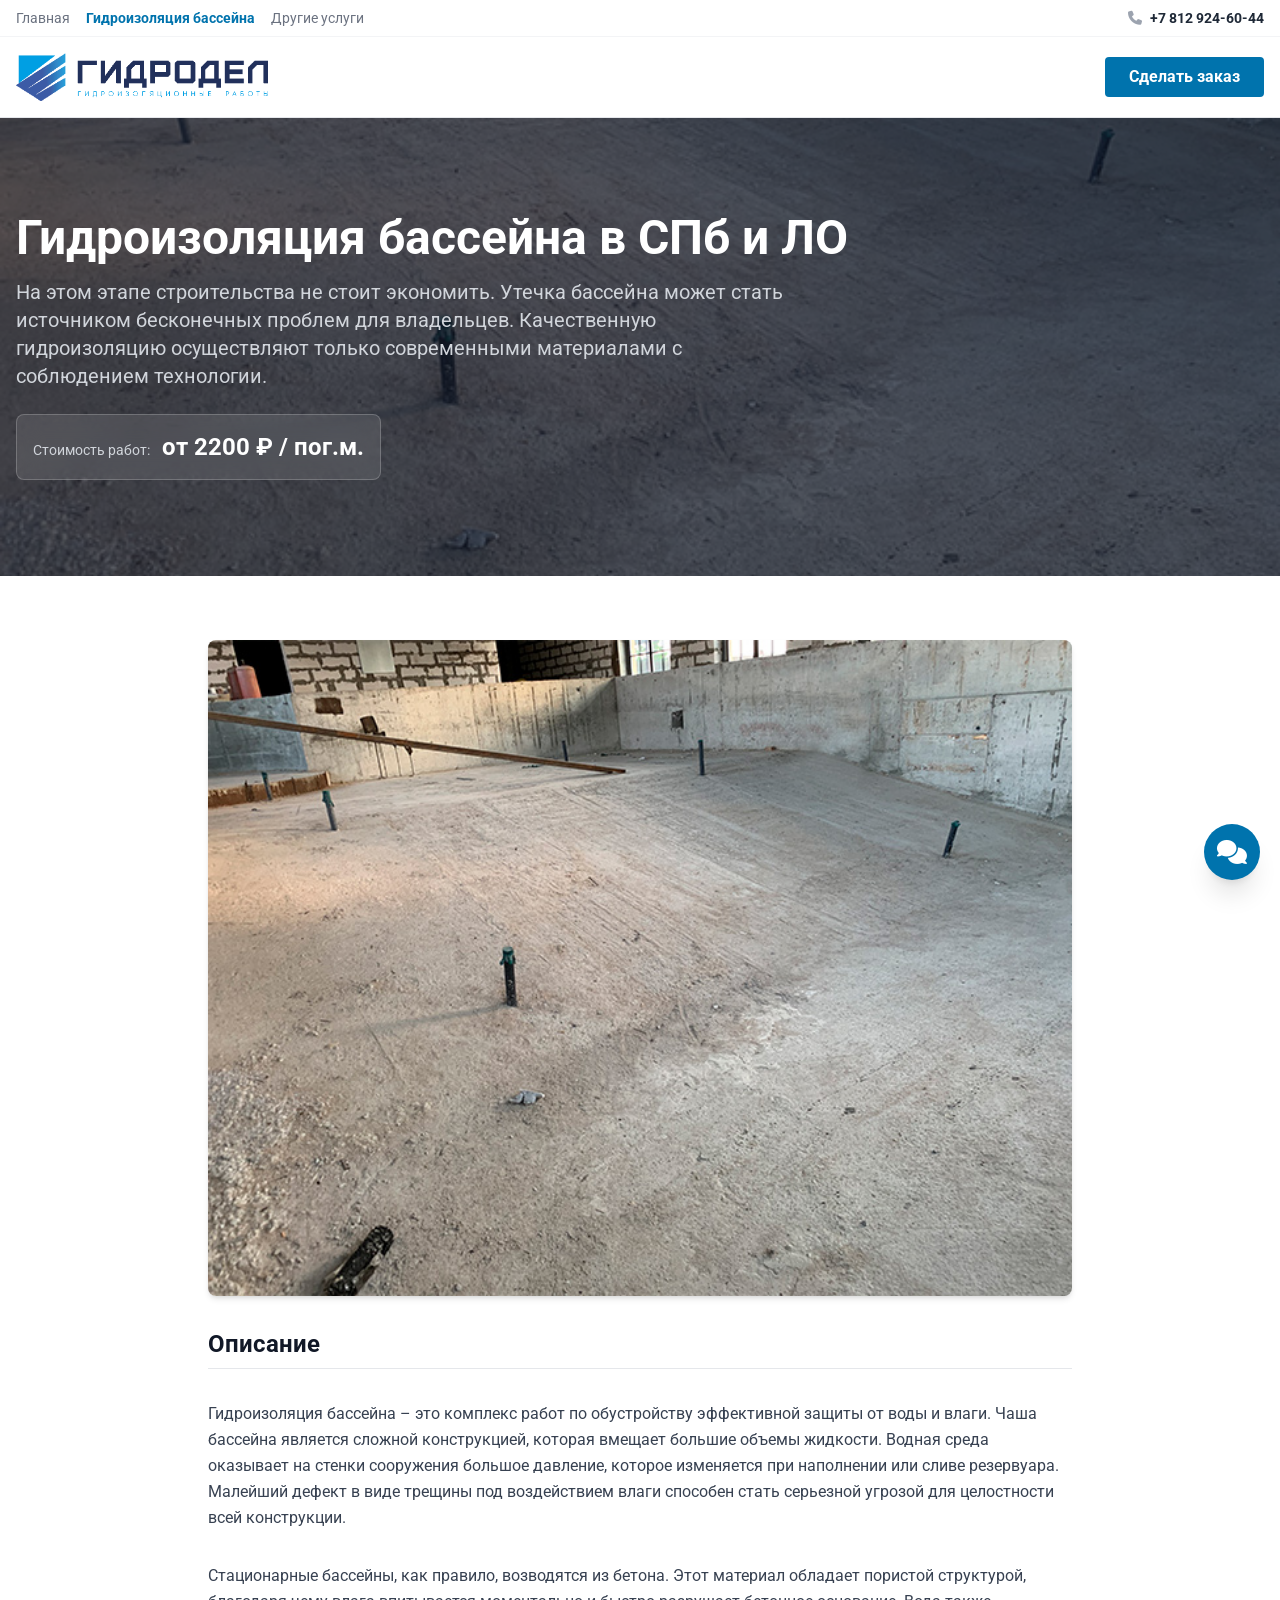
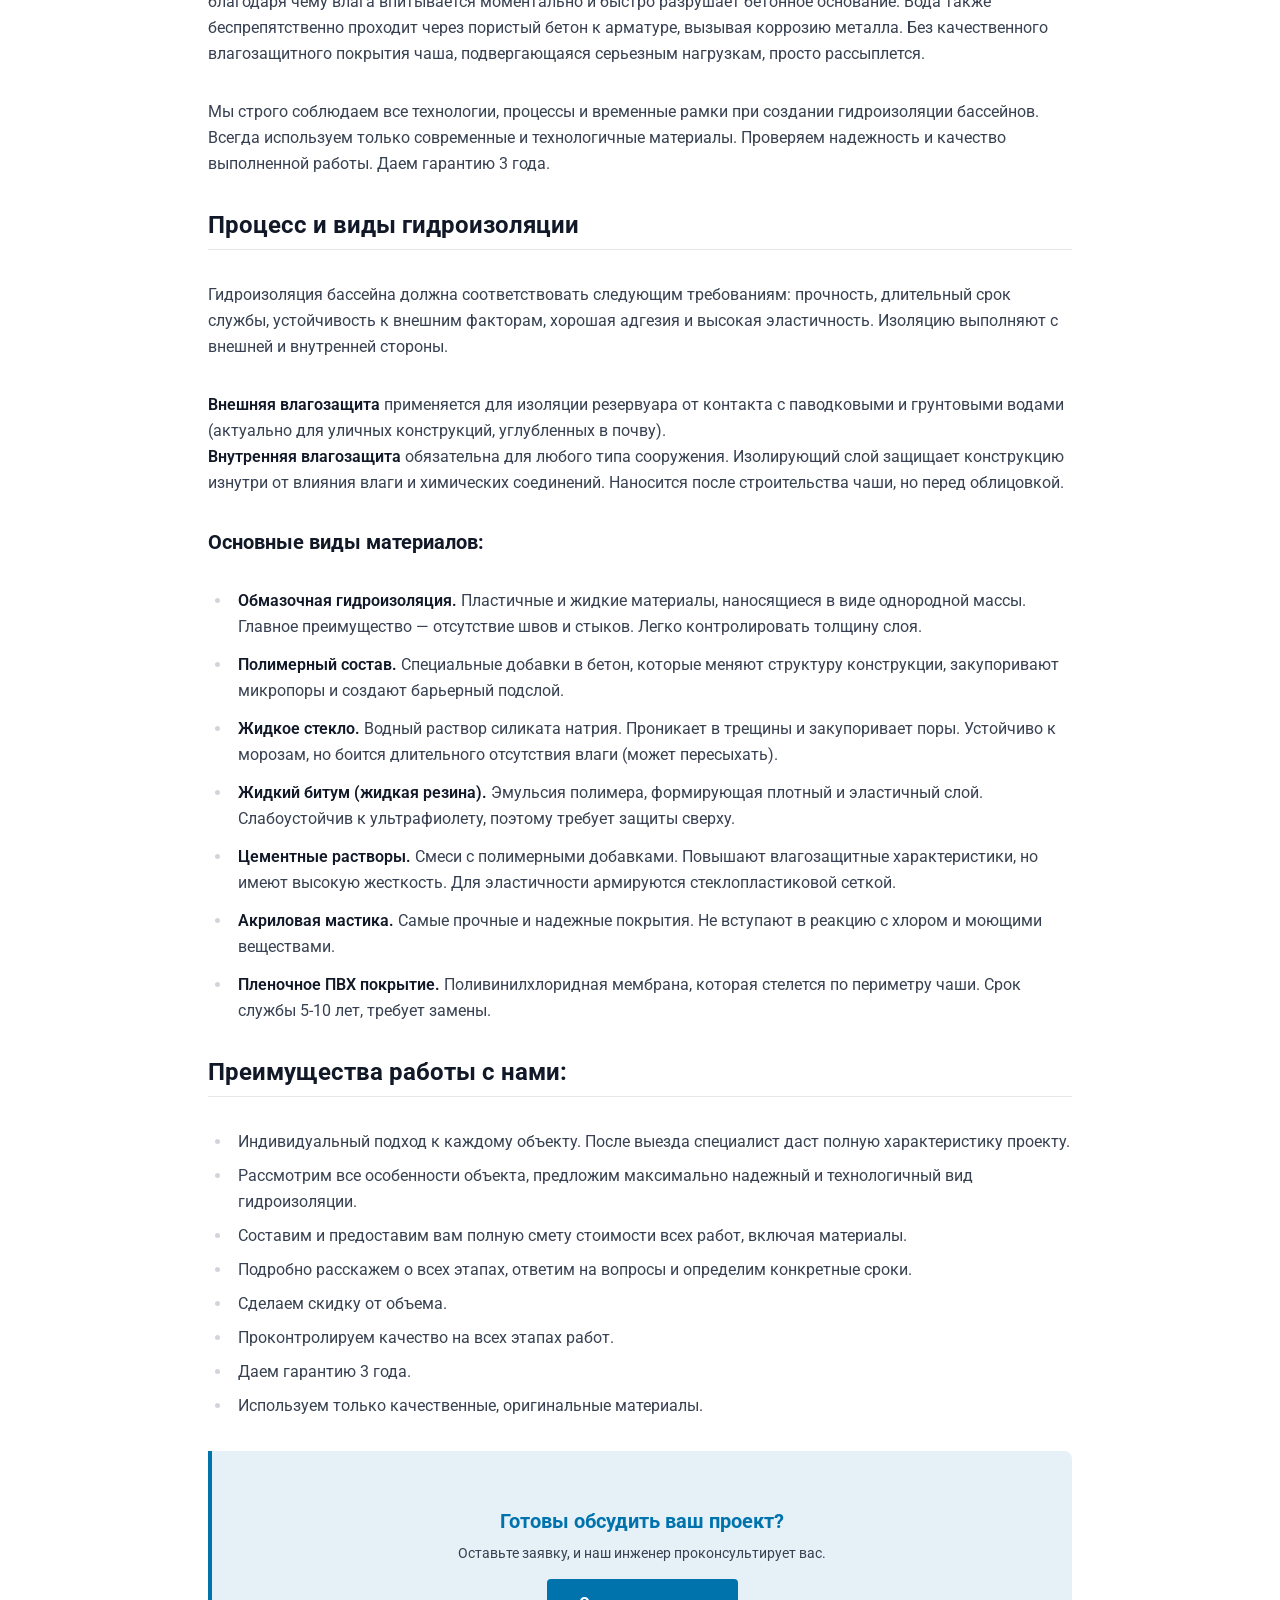
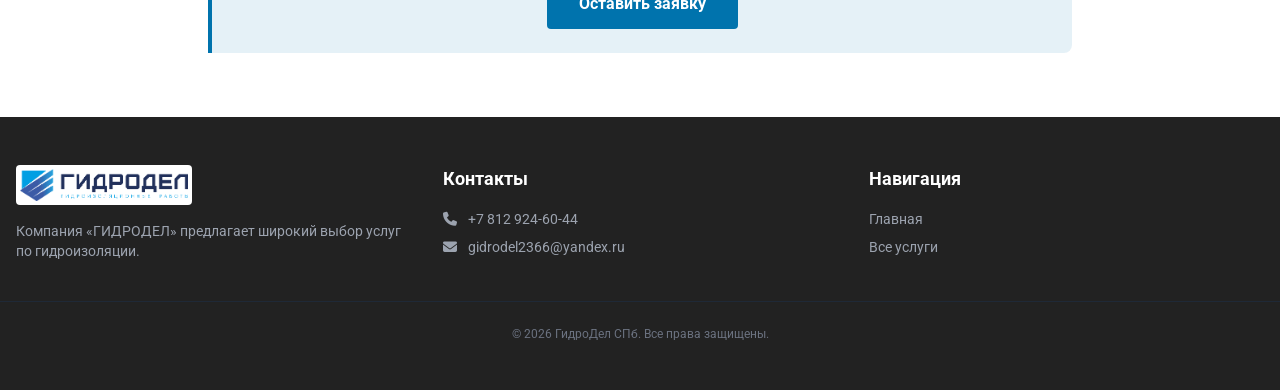
<file: basseyn.html>
<!DOCTYPE html>
<html lang="ru" class="scroll-smooth">
<head>
    <meta charset="UTF-8">
    <meta name="viewport" content="width=device-width, initial-scale=1.0">
    <title>Гидроизоляция бассейна в СПб и ЛО — цена от 2 200 ₽/пог.м | ГидроДел</title>
    <meta name="description" content="Профессиональная гидроизоляция бассейнов в СПб. Защита чаши от протечек, коррозии и разрушения. Современные материалы, гарантия 3 года. От 2200 ₽/пог.м.">
    <link rel="canonical" href="https://gidrodel.ru/basseyn.html">
    <meta property="og:type" content="website">
    <meta property="og:locale" content="ru_RU">
    <meta property="og:site_name" content="ГидроДел">
    <meta property="og:title" content="Гидроизоляция бассейна в СПб и ЛО — цена от 2 200 ₽/пог.м | ГидроДел">
    <meta property="og:description" content="Профессиональная гидроизоляция чаш бассейнов в СПб. Защита от протечек и разрушения. Гарантия 3 года.">
    <meta property="og:url" content="https://gidrodel.ru/basseyn.html">
    <meta property="og:image" content="https://gidrodel.ru/img/bass.jpg">
    <link rel="icon" type="image/png" href="img/imglogo.png">
    <link rel="preconnect" href="https://fonts.googleapis.com">
    <link rel="preconnect" href="https://fonts.gstatic.com" crossorigin>
    <link href="https://fonts.googleapis.com/css2?family=Roboto:wght@300;400;500;700&display=swap" rel="stylesheet" media="print" onload="this.media='all'">
    <link rel="stylesheet" href="https://cdnjs.cloudflare.com/ajax/libs/font-awesome/6.4.0/css/all.min.css" media="print" onload="this.media='all'">
    <noscript><link href="https://fonts.googleapis.com/css2?family=Roboto:wght@300;400;500;700&display=swap" rel="stylesheet"><link rel="stylesheet" href="https://cdnjs.cloudflare.com/ajax/libs/font-awesome/6.4.0/css/all.min.css"></noscript>
    <link rel="stylesheet" href="tailwind.min.css">
    <link rel="stylesheet" href="style.css">
</head>
<body class="font-sans text-gray-800 bg-white">

    <!-- ШАПКА -->
    <header class="bg-white border-b border-gray-200 hidden md:block">
        <div class="max-w-7xl mx-auto px-4 py-2 flex justify-between items-center text-sm border-b border-gray-100">
            <nav class="flex gap-4 text-gray-500">
                <a href="./" class="hover:text-brand-blue">Главная</a>
                <a href="basseyn.html" class="text-brand-blue font-bold">Гидроизоляция бассейна</a>
                <a href="./#s3" class="hover:text-brand-blue">Другие услуги</a>
            </nav>
            <div class="flex gap-6">
                <a href="tel:+78129246044" class="font-bold hover:text-brand-blue"><i class="fa-solid fa-phone text-gray-400 mr-2"></i>+7 812 924-60-44</a>
            </div>
        </div>
        <div class="max-w-7xl mx-auto px-4 py-4 flex justify-between items-center">
            <a href="./"><img src="img/imglogo.png" alt="ГидроДел" width="825" height="157" class="h-12 w-auto"></a>
            <button type="button" onclick="openOrderModal()" class="bg-brand-blue hover:bg-blue-700 text-white font-bold py-2 px-6 rounded transition-colors">Сделать заказ</button>
        </div>
    </header>

    <!-- Мобильная шапка -->
    <header class="bg-white p-4 flex justify-between items-center md:hidden border-b border-gray-200 sticky top-0 z-50">
        <a href="./" aria-label="Вернуться на главную" class="text-2xl text-brand-blue"><i class="fa-solid fa-arrow-left"></i></a>
        <img src="img/imglogo.png" alt="ГидроДел" width="825" height="157" class="h-8 w-auto">
        <a href="tel:+78129246044" aria-label="Позвонить +7 812 924-60-44" class="text-brand-blue text-xl"><i class="fa-solid fa-phone"></i></a>
    </header>

    <!-- ЗАГОЛОВОК СТРАНИЦЫ -->
    <section class="bg-gray-900 text-white py-16 md:py-24 relative overflow-hidden">
        <img src="img/bass.jpg" alt="Гидроизоляция чаши бассейна" fetchpriority="high" width="659" height="500" class="absolute inset-0 w-full h-full object-cover opacity-30">
        <div class="relative z-10 max-w-7xl mx-auto px-4">
            <h1 class="text-3xl md:text-5xl font-bold mb-4">Гидроизоляция бассейна в СПб и ЛО</h1>
            <p class="text-lg md:text-xl text-gray-300 max-w-3xl mb-6">На этом этапе строительства не стоит экономить. Утечка бассейна может стать источником бесконечных проблем для владельцев. Качественную гидроизоляцию осуществляют только современными материалами с соблюдением технологии.</p>
            <div class="bg-white/10 backdrop-blur-md border border-white/20 p-4 inline-block rounded-lg">
                <span class="text-sm text-gray-300">Стоимость работ:</span>
                <span class="text-2xl font-bold ml-2">от 2200 ₽ / пог.м.</span>
            </div>
        </div>
    </section>

    <!-- КОНТЕНТ -->
    <section class="py-16">
        <div class="max-w-4xl mx-auto px-4">
            <div class="prose max-w-none text-gray-700 leading-relaxed space-y-8">

                <img src="img/bass.jpg" alt="Гидроизоляция бассейна" width="659" height="500" loading="lazy" class="w-full rounded-lg shadow-md mb-8">

                <h2 class="text-2xl font-bold text-gray-900 border-b pb-2">Описание</h2>
                <p>Гидроизоляция бассейна – это комплекс работ по обустройству эффективной защиты от воды и влаги. Чаша бассейна является сложной конструкцией, которая вмещает большие объемы жидкости. Водная среда оказывает на стенки сооружения большое давление, которое изменяется при наполнении или сливе резервуара. Малейший дефект в виде трещины под воздействием влаги способен стать серьезной угрозой для целостности всей конструкции.</p>
                <p>Стационарные бассейны, как правило, возводятся из бетона. Этот материал обладает пористой структурой, благодаря чему влага впитывается моментально и быстро разрушает бетонное основание. Вода также беспрепятственно проходит через пористый бетон к арматуре, вызывая коррозию металла. Без качественного влагозащитного покрытия чаша, подвергающаяся серьезным нагрузкам, просто рассыплется.</p>
                <p>Мы строго соблюдаем все технологии, процессы и временные рамки при создании гидроизоляции бассейнов. Всегда используем только современные и технологичные материалы. Проверяем надежность и качество выполненной работы. Даем гарантию 3 года.</p>

                <h2 class="text-2xl font-bold text-gray-900 border-b pb-2 mt-12">Процесс и виды гидроизоляции</h2>
                <p>Гидроизоляция бассейна должна соответствовать следующим требованиям: прочность, длительный срок службы, устойчивость к внешним факторам, хорошая адгезия и высокая эластичность. Изоляцию выполняют с внешней и внутренней стороны.</p>
                <p><strong>Внешняя влагозащита</strong> применяется для изоляции резервуара от контакта с паводковыми и грунтовыми водами (актуально для уличных конструкций, углубленных в почву). <br>
                <strong>Внутренняя влагозащита</strong> обязательна для любого типа сооружения. Изолирующий слой защищает конструкцию изнутри от влияния влаги и химических соединений. Наносится после строительства чаши, но перед облицовкой.</p>

                <h3 class="text-xl font-bold mt-8 mb-4">Основные виды материалов:</h3>
                <ul class="list-disc pl-6 space-y-3">
                    <li><strong>Обмазочная гидроизоляция.</strong> Пластичные и жидкие материалы, наносящиеся в виде однородной массы. Главное преимущество — отсутствие швов и стыков. Легко контролировать толщину слоя.</li>
                    <li><strong>Полимерный состав.</strong> Специальные добавки в бетон, которые меняют структуру конструкции, закупоривают микропоры и создают барьерный подслой.</li>
                    <li><strong>Жидкое стекло.</strong> Водный раствор силиката натрия. Проникает в трещины и закупоривает поры. Устойчиво к морозам, но боится длительного отсутствия влаги (может пересыхать).</li>
                    <li><strong>Жидкий битум (жидкая резина).</strong> Эмульсия полимера, формирующая плотный и эластичный слой. Слабоустойчив к ультрафиолету, поэтому требует защиты сверху.</li>
                    <li><strong>Цементные растворы.</strong> Смеси с полимерными добавками. Повышают влагозащитные характеристики, но имеют высокую жесткость. Для эластичности армируются стеклопластиковой сеткой.</li>
                    <li><strong>Акриловая мастика.</strong> Самые прочные и надежные покрытия. Не вступают в реакцию с хлором и моющими веществами.</li>
                    <li><strong>Пленочное ПВХ покрытие.</strong> Поливинилхлоридная мембрана, которая стелется по периметру чаши. Срок службы 5-10 лет, требует замены.</li>
                </ul>

                <h2 class="text-2xl font-bold text-gray-900 border-b pb-2 mt-12">Преимущества работы с нами:</h2>
                <ul class="list-disc pl-6 space-y-2">
                    <li>Индивидуальный подход к каждому объекту. После выезда специалист даст полную характеристику проекту.</li>
                    <li>Рассмотрим все особенности объекта, предложим максимально надежный и технологичный вид гидроизоляции.</li>
                    <li>Составим и предоставим вам полную смету стоимости всех работ, включая материалы.</li>
                    <li>Подробно расскажем о всех этапах, ответим на вопросы и определим конкретные сроки.</li>
                    <li>Сделаем скидку от объема.</li>
                    <li>Проконтролируем качество на всех этапах работ.</li>
                    <li>Даем гарантию 3 года.</li>
                    <li>Используем только качественные, оригинальные материалы.</li>
                </ul>

              <div class="bg-brand-blue/10 border-l-4 border-brand-blue p-6 rounded-r-lg mt-12 text-center">
                    <h3 class="font-bold text-brand-blue text-xl mb-2">Готовы обсудить ваш проект?</h3>
                    <p class="text-sm mb-4">Оставьте заявку, и наш инженер проконсультирует вас.</p>
                    <button type="button" onclick="openOrderModal()" class="inline-block bg-brand-blue text-white font-bold py-3 px-8 rounded hover:bg-blue-700 transition-colors">Оставить заявку</button>
                </div>
            </div>
        </div>
    </section>

    <!-- ПОДВАЛ -->
    <footer class="bg-brand-dark text-white py-12">
        <div class="max-w-7xl mx-auto px-4 grid grid-cols-1 md:grid-cols-3 gap-8">
            <div>
                <img src="img/imglogo.png" alt="ГидроДел" width="825" height="157" loading="lazy" class="h-10 w-auto bg-white p-1 rounded mb-4">
                <p class="text-gray-400 text-sm">Компания «ГИДРОДЕЛ» предлагает широкий выбор услуг по гидроизоляции.</p>
            </div>
            <div>
                <h4 class="font-bold text-lg mb-4">Контакты</h4>
                <p class="text-gray-400 text-sm mb-2"><i class="fa-solid fa-phone mr-2"></i> <a href="tel:+78129246044" class="hover:text-white">+7 812 924-60-44</a></p>
                <p class="text-gray-400 text-sm"><i class="fa-solid fa-envelope mr-2"></i> <a href="mailto:gidrodel2366@yandex.ru" class="hover:text-white">gidrodel2366@yandex.ru</a></p>
            </div>
            <div>
                <h4 class="font-bold text-lg mb-4">Навигация</h4>
                <ul class="text-gray-400 text-sm space-y-2">
                    <li><a href="./" class="hover:text-white">Главная</a></li>
                    <li><a href="./#s3" class="hover:text-white">Все услуги</a></li>
                </ul>
            </div>
        </div>
        <div class="text-center text-gray-500 text-xs mt-10 border-t border-gray-800 pt-6">
            &copy; 2026 ГидроДел СПб. Все права защищены.
        </div>
    </footer>
    <!-- КОМПАКТНОЕ ОКНО ЗАЯВКИ -->
    <div id="order-modal" class="fixed inset-0 z-50 hidden items-center justify-center bg-black/75 backdrop-blur-sm p-4" onclick="if(event.target === this) closeOrderModal()">
        <div class="bg-white rounded-xl max-w-md w-full p-6 md:p-8 shadow-2xl relative">
            <button type="button" onclick="closeOrderModal()" aria-label="Закрыть окно" class="absolute top-4 right-4 text-gray-500 hover:text-gray-800 text-2xl leading-none p-1">
                <i class="fa-solid fa-xmark"></i>
            </button>
            <h3 class="text-2xl font-bold mb-1 text-gray-900">Вызвать инженера на осмотр</h3>
            <p class="text-sm text-gray-600 mb-5">Услуга: Гидроизоляция бассейна</p>
            <form action="send.php" method="POST" class="space-y-4">
                <input type="text" name="website" style="display:none" tabindex="-1" autocomplete="off">
                <input type="text" name="work_type" value="Гидроизоляция бассейна" placeholder="Вид работ" class="w-full border-b-2 border-gray-300 bg-transparent p-2 text-sm focus:outline-none focus:border-brand-blue">
                <input type="text" name="name" placeholder="Ваше имя" class="w-full border-b-2 border-gray-300 bg-transparent p-2 text-sm focus:outline-none focus:border-brand-blue">
                <input type="tel" name="phone" placeholder="Телефон *" required class="w-full border-b-2 border-gray-300 bg-transparent p-2 text-sm focus:outline-none focus:border-brand-blue">
                <input type="text" name="details" placeholder="Коротко о проблеме (по желанию)" class="w-full border-b-2 border-gray-300 bg-transparent p-2 text-sm focus:outline-none focus:border-brand-blue">
                <p class="text-xs text-gray-600">* Поля, обязательные для заполнения</p>
                <label class="flex items-start gap-2 text-xs text-gray-600 cursor-pointer pt-1">
                    <input type="checkbox" required checked class="mt-0.5 accent-brand-blue">
                    <span>Нажимая кнопку, вы даете согласие на обработку персональных данных</span>
                </label>
                <button type="submit" class="bg-brand-blue hover:bg-blue-700 text-white font-bold py-3 px-6 rounded w-full transition-colors">Отправить заявку</button>
            </form>
        </div>
    </div>
    <script>
        function openOrderModal() {
            const m = document.getElementById('order-modal');
            m.classList.remove('hidden');
            m.classList.add('flex');
            document.body.style.overflow = 'hidden';
        }
        function closeOrderModal() {
            const m = document.getElementById('order-modal');
            m.classList.add('hidden');
            m.classList.remove('flex');
            document.body.style.overflow = '';
        }
        document.addEventListener('keydown', function(e) {
            if (e.key === 'Escape') closeOrderModal();
        });
    </script>
    <!-- ПЛАВАЮЩАЯ КНОПКА СВЯЗИ -->
    <div id="contact-fab" class="fixed bottom-5 right-5 z-40 flex flex-col items-end gap-2.5">
        <div id="fab-max-toast" class="hidden bg-gray-900 text-white text-xs px-3 py-2 rounded-lg shadow-lg max-w-[240px] text-right">
            Для чата в MAX найдите номер:<br><strong class="text-sky-200">+7 911 924-60-44</strong> <span id="fab-max-copied"></span>
        </div>
        <div id="fab-menu" class="hidden flex-col items-end gap-2.5">
            <!-- Если получите персональную ссылку вида https://max.ru/u/..., замените button обратно на <a href="..."> -->
            <button type="button" onclick="handleMaxClick(event)" aria-label="Написать в MAX по номеру +7 911 924-60-44" title="MAX: +7 911 924-60-44" class="flex items-center gap-2.5 bg-white text-gray-800 border border-gray-200 pl-3.5 pr-1.5 py-1.5 rounded-full shadow-lg hover:shadow-xl transition-all">
                <span class="text-xs font-semibold">MAX</span>
                <span class="w-10 h-10 rounded-full bg-indigo-600 text-white flex items-center justify-center font-bold text-xs">MAX</span>
            </button>
            <a href="https://t.me/+79643421207" target="_blank" rel="noopener noreferrer" aria-label="Написать в Telegram +7 964 342-12-07" class="flex items-center gap-2.5 bg-white text-gray-800 border border-gray-200 pl-3.5 pr-1.5 py-1.5 rounded-full shadow-lg hover:shadow-xl transition-all">
                <span class="text-xs font-semibold">Telegram</span>
                <span class="w-10 h-10 rounded-full bg-sky-500 text-white flex items-center justify-center text-lg"><i class="fa-brands fa-telegram"></i></span>
            </a>
            <a href="tel:+78129246044" aria-label="Позвонить +7 812 924-60-44" class="flex items-center gap-2.5 bg-white text-gray-800 border border-gray-200 pl-3.5 pr-1.5 py-1.5 rounded-full shadow-lg hover:shadow-xl transition-all">
                <span class="text-xs font-semibold">Позвонить</span>
                <span class="w-10 h-10 rounded-full bg-emerald-600 text-white flex items-center justify-center text-base"><i class="fa-solid fa-phone"></i></span>
            </a>
        </div>
        <button id="fab-toggle" type="button" onclick="toggleContactFab()" aria-label="Связаться с нами" aria-expanded="false" class="w-14 h-14 rounded-full bg-brand-blue hover:bg-blue-700 text-white shadow-xl flex items-center justify-center text-2xl transition-transform hover:scale-105">
            <i id="fab-icon-open" class="fa-solid fa-comments"></i>
            <i id="fab-icon-close" class="fa-solid fa-xmark hidden"></i>
        </button>
    </div>
    <script>
        let maxToastTimer = null;
        function handleMaxClick(e) {
            e.preventDefault();
            const toast = document.getElementById('fab-max-toast');
            const copied = document.getElementById('fab-max-copied');
            if (navigator.clipboard && navigator.clipboard.writeText) {
                navigator.clipboard.writeText('+79119246044').then(() => {
                    copied.textContent = '(скопирован)';
                }).catch(() => { copied.textContent = ''; });
            }
            toast.classList.remove('hidden');
            clearTimeout(maxToastTimer);
            maxToastTimer = setTimeout(() => toast.classList.add('hidden'), 4500);
        }
        function toggleContactFab(forceClose) {
            const menu = document.getElementById('fab-menu');
            const btn = document.getElementById('fab-toggle');
            const iconOpen = document.getElementById('fab-icon-open');
            const iconClose = document.getElementById('fab-icon-close');
            const isOpen = menu.classList.contains('flex');
            const shouldOpen = forceClose ? false : !isOpen;
            menu.classList.toggle('hidden', !shouldOpen);
            menu.classList.toggle('flex', shouldOpen);
            iconOpen.classList.toggle('hidden', shouldOpen);
            iconClose.classList.toggle('hidden', !shouldOpen);
            btn.setAttribute('aria-expanded', shouldOpen ? 'true' : 'false');
            if (!shouldOpen) {
                const toast = document.getElementById('fab-max-toast');
                if (toast) toast.classList.add('hidden');
            }
        }
        document.addEventListener('click', function(e) {
            const fab = document.getElementById('contact-fab');
            if (fab && !fab.contains(e.target)) toggleContactFab(true);
        });
        document.addEventListener('keydown', function(e) {
            if (e.key === 'Escape') toggleContactFab(true);
        });
    </script>
</body>
</html>
</file>
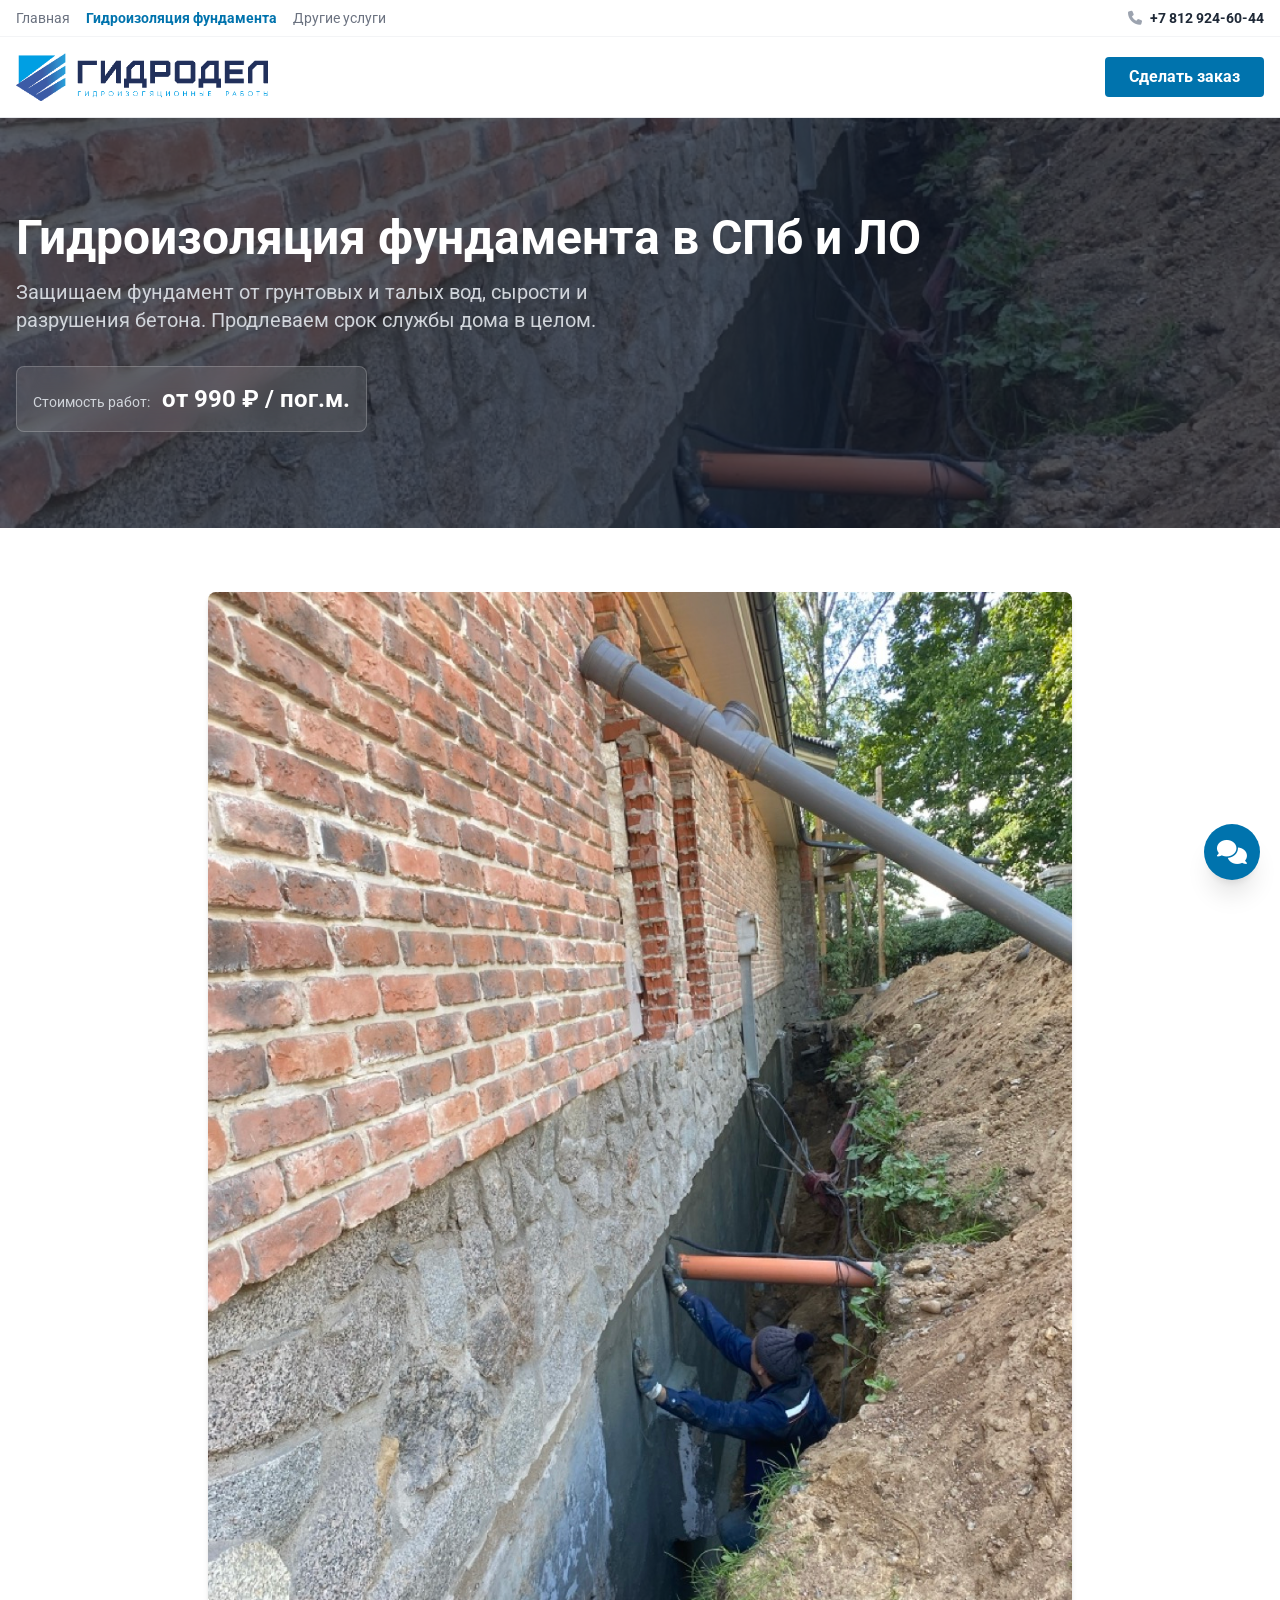
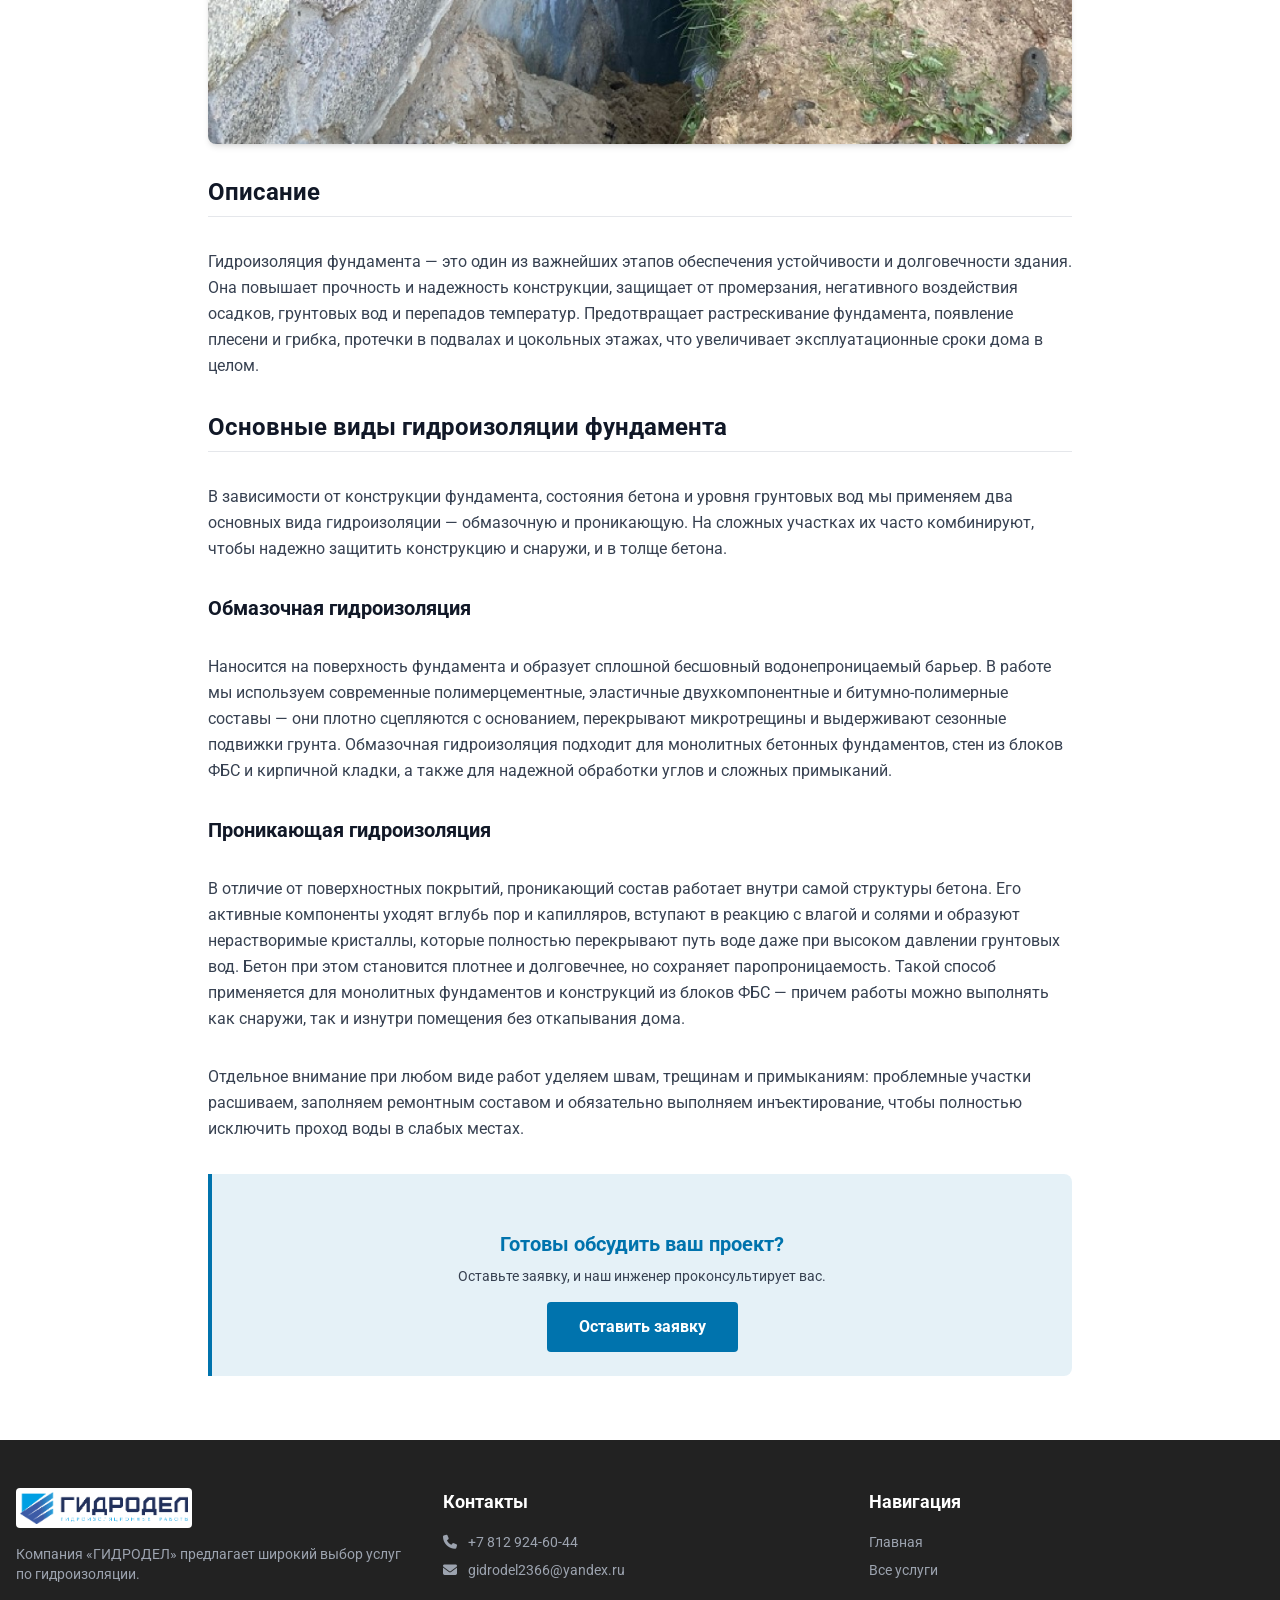
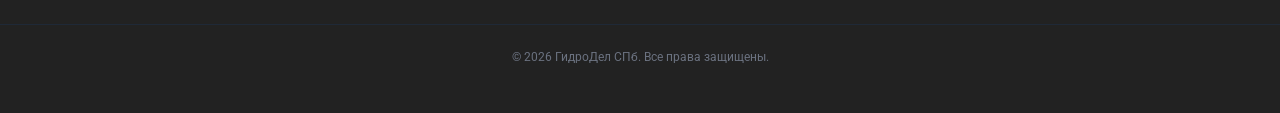
<file: fundament.html>
<!DOCTYPE html>
<html lang="ru" class="scroll-smooth">
<head>
<meta charset="UTF-8">
<meta name="viewport" content="width=device-width, initial-scale=1.0">
<title>Гидроизоляция фундамента в СПб и ЛО — цена от 990 ₽/пог.м | ГидроДел</title>
<meta name="description" content="Гидроизоляция фундамента в СПб: обмазочная и проникающая защита от грунтовых вод и разрушения бетона. Гарантия 3 года, выезд инженера. От 990 ₽/пог.м.">
<link rel="canonical" href="https://gidrodel.ru/fundament.html">
<meta property="og:type" content="website">
<meta property="og:locale" content="ru_RU">
<meta property="og:site_name" content="ГидроДел">
<meta property="og:title" content="Гидроизоляция фундамента в СПб и ЛО — цена от 990 ₽/пог.м | ГидроДел">
<meta property="og:description" content="Обмазочная и проникающая защита фундамента от грунтовых вод и разрушения бетона. Гарантия 3 года, выезд инженера.">
<meta property="og:url" content="https://gidrodel.ru/fundament.html">
<meta property="og:image" content="https://gidrodel.ru/img/fundament1.jpg">
<link rel="icon" type="image/png" href="img/imglogo.png">
<link rel="preconnect" href="https://fonts.googleapis.com">
<link rel="preconnect" href="https://fonts.gstatic.com" crossorigin>
<link href="https://fonts.googleapis.com/css2?family=Roboto:wght@300;400;500;700&display=swap" rel="stylesheet" media="print" onload="this.media='all'">
<link rel="stylesheet" href="https://cdnjs.cloudflare.com/ajax/libs/font-awesome/6.4.0/css/all.min.css" media="print" onload="this.media='all'">
<noscript><link href="https://fonts.googleapis.com/css2?family=Roboto:wght@300;400;500;700&display=swap" rel="stylesheet"><link rel="stylesheet" href="https://cdnjs.cloudflare.com/ajax/libs/font-awesome/6.4.0/css/all.min.css"></noscript>
<link rel="stylesheet" href="tailwind.min.css">
<link rel="stylesheet" href="style.css">
</head>
<body class="font-sans text-gray-800 bg-white">
<!-- ШАПКА -->
<header class="bg-white border-b border-gray-200 hidden md:block">
<div class="max-w-7xl mx-auto px-4 py-2 flex justify-between items-center text-sm border-b border-gray-100">
<nav class="flex gap-4 text-gray-500">
<a href="./" class="hover:text-brand-blue">Главная</a>
<a href="fundament.html" class="text-brand-blue font-bold">Гидроизоляция фундамента</a>
<a href="./#s3" class="hover:text-brand-blue">Другие услуги</a>
</nav>
<div class="flex gap-6">
<a href="tel:+78129246044" class="font-bold hover:text-brand-blue"><i class="fa-solid fa-phone text-gray-400 mr-2"></i>+7 812 924-60-44</a>
</div>
</div>
<div class="max-w-7xl mx-auto px-4 py-4 flex justify-between items-center">
<a href="./"><img src="img/imglogo.png" alt="ГидроДел" width="825" height="157" class="h-12 w-auto"></a>
<button type="button" onclick="openOrderModal()" class="bg-brand-blue hover:bg-blue-700 text-white font-bold py-2 px-6 rounded transition-colors">Сделать заказ</button>
</div>
</header>
<!-- Мобильная шапка -->
<header class="bg-white p-4 flex justify-between items-center md:hidden border-b border-gray-200 sticky top-0 z-50">
<a href="./" aria-label="Вернуться на главную" class="text-2xl text-brand-blue"><i class="fa-solid fa-arrow-left"></i></a>
<img src="img/imglogo.png" alt="ГидроДел" width="825" height="157" class="h-8 w-auto">
<a href="tel:+78129246044" aria-label="Позвонить +7 812 924-60-44" class="text-brand-blue text-xl"><i class="fa-solid fa-phone"></i></a>
</header>
<!-- ЗАГОЛОВОК СТРАНИЦЫ -->
<section class="bg-gray-900 text-white py-16 md:py-24 relative overflow-hidden">
<img src="img/fundament1.jpg" alt="Гидроизоляция фундамента в Санкт-Петербурге" fetchpriority="high" width="960" height="1280" class="absolute inset-0 w-full h-full object-cover opacity-30">
<div class="relative z-10 max-w-7xl mx-auto px-4">
<h1 class="text-3xl md:text-5xl font-bold mb-4">Гидроизоляция фундамента в СПб и ЛО</h1>
<p class="text-lg md:text-xl text-gray-300 max-w-2xl">Защищаем фундамент от грунтовых и талых вод, сырости и разрушения бетона. Продлеваем срок службы дома в целом.</p>
<div class="mt-8 bg-white/10 backdrop-blur-md border border-white/20 p-4 inline-block rounded-lg">
<span class="text-sm text-gray-300">Стоимость работ:</span>
<span class="text-2xl font-bold ml-2">от 990 ₽ / пог.м.</span>
</div>
</div>
</section>
<!-- КОНТЕНТ -->
<section class="py-16">
<div class="max-w-4xl mx-auto px-4">
<div class="prose max-w-none text-gray-700 leading-relaxed space-y-8">
<img src="img/fundament1.jpg" alt="Гидроизоляция фундамента" width="960" height="1280" loading="lazy" class="w-full rounded-lg shadow-md mb-8">
<h2 class="text-2xl font-bold text-gray-900 border-b pb-2">Описание</h2>
<p>Гидроизоляция фундамента — это один из важнейших этапов обеспечения устойчивости и долговечности здания. Она повышает прочность и надежность конструкции, защищает от промерзания, негативного воздействия осадков, грунтовых вод и перепадов температур. Предотвращает растрескивание фундамента, появление плесени и грибка, протечки в подвалах и цокольных этажах, что увеличивает эксплуатационные сроки дома в целом.</p>
<h2 class="text-2xl font-bold text-gray-900 border-b pb-2 mt-12">Основные виды гидроизоляции фундамента</h2>
<p>В зависимости от конструкции фундамента, состояния бетона и уровня грунтовых вод мы применяем два основных вида гидроизоляции — обмазочную и проникающую. На сложных участках их часто комбинируют, чтобы надежно защитить конструкцию и снаружи, и в толще бетона.</p>
<h3 class="text-xl font-bold text-gray-900 mt-8 mb-2">Обмазочная гидроизоляция</h3>
<p>Наносится на поверхность фундамента и образует сплошной бесшовный водонепроницаемый барьер. В работе мы используем современные полимерцементные, эластичные двухкомпонентные и битумно-полимерные составы — они плотно сцепляются с основанием, перекрывают микротрещины и выдерживают сезонные подвижки грунта. Обмазочная гидроизоляция подходит для монолитных бетонных фундаментов, стен из блоков ФБС и кирпичной кладки, а также для надежной обработки углов и сложных примыканий.</p>
<h3 class="text-xl font-bold text-gray-900 mt-8 mb-2">Проникающая гидроизоляция</h3>
<p>В отличие от поверхностных покрытий, проникающий состав работает внутри самой структуры бетона. Его активные компоненты уходят вглубь пор и капилляров, вступают в реакцию с влагой и солями и образуют нерастворимые кристаллы, которые полностью перекрывают путь воде даже при высоком давлении грунтовых вод. Бетон при этом становится плотнее и долговечнее, но сохраняет паропроницаемость. Такой способ применяется для монолитных фундаментов и конструкций из блоков ФБС — причем работы можно выполнять как снаружи, так и изнутри помещения без откапывания дома.</p>
<p>Отдельное внимание при любом виде работ уделяем швам, трещинам и примыканиям: проблемные участки расшиваем, заполняем ремонтным составом и обязательно выполняем инъектирование, чтобы полностью исключить проход воды в слабых местах.</p>
<div class="bg-brand-blue/10 border-l-4 border-brand-blue p-6 rounded-r-lg mt-12 text-center">
<h3 class="font-bold text-brand-blue text-xl mb-2">Готовы обсудить ваш проект?</h3>
<p class="text-sm mb-4">Оставьте заявку, и наш инженер проконсультирует вас.</p>
<button type="button" onclick="openOrderModal()" class="inline-block bg-brand-blue text-white font-bold py-3 px-8 rounded hover:bg-blue-700 transition-colors">Оставить заявку</button>
</div>
</div>
</div>
</section>
<!-- ПОДВАЛ -->
<footer class="bg-brand-dark text-white py-12">
<div class="max-w-7xl mx-auto px-4 grid grid-cols-1 md:grid-cols-3 gap-8">
<div>
<img src="img/imglogo.png" alt="ГидроДел" width="825" height="157" loading="lazy" class="h-10 w-auto bg-white p-1 rounded mb-4">
<p class="text-gray-400 text-sm">Компания «ГИДРОДЕЛ» предлагает широкий выбор услуг по гидроизоляции.</p>
</div>
<div>
<h4 class="font-bold text-lg mb-4">Контакты</h4>
<p class="text-gray-400 text-sm mb-2"><i class="fa-solid fa-phone mr-2"></i> <a href="tel:+78129246044" class="hover:text-white">+7 812 924-60-44</a></p>
<p class="text-gray-400 text-sm"><i class="fa-solid fa-envelope mr-2"></i> <a href="mailto:gidrodel2366@yandex.ru" class="hover:text-white">gidrodel2366@yandex.ru</a></p>
</div>
<div>
<h4 class="font-bold text-lg mb-4">Навигация</h4>
<ul class="text-gray-400 text-sm space-y-2">
<li><a href="./" class="hover:text-white">Главная</a></li>
<li><a href="./#s3" class="hover:text-white">Все услуги</a></li>
</ul>
</div>
</div>
<div class="text-center text-gray-500 text-xs mt-10 border-t border-gray-800 pt-6">
© 2026 ГидроДел СПб. Все права защищены.
</div>
</footer>
<!-- КОМПАКТНОЕ ОКНО ЗАЯВКИ -->
<div id="order-modal" class="fixed inset-0 z-50 hidden items-center justify-center bg-black/75 backdrop-blur-sm p-4" onclick="if(event.target === this) closeOrderModal()">
<div class="bg-white rounded-xl max-w-md w-full p-6 md:p-8 shadow-2xl relative">
<button type="button" onclick="closeOrderModal()" aria-label="Закрыть окно" class="absolute top-4 right-4 text-gray-500 hover:text-gray-800 text-2xl leading-none p-1">
<i class="fa-solid fa-xmark"></i>
</button>
<h3 class="text-2xl font-bold mb-1 text-gray-900">Вызвать инженера на осмотр</h3>
<p class="text-sm text-gray-600 mb-5">Услуга: Гидроизоляция фундамента</p>
<form action="send.php" method="POST" class="space-y-4">
<input type="text" name="website" style="display:none" tabindex="-1" autocomplete="off">
<input type="text" name="work_type" value="Гидроизоляция фундамента" placeholder="Вид работ" class="w-full border-b-2 border-gray-300 bg-transparent p-2 text-sm focus:outline-none focus:border-brand-blue">
<input type="text" name="name" placeholder="Ваше имя" class="w-full border-b-2 border-gray-300 bg-transparent p-2 text-sm focus:outline-none focus:border-brand-blue">
<input type="tel" name="phone" placeholder="Телефон *" required class="w-full border-b-2 border-gray-300 bg-transparent p-2 text-sm focus:outline-none focus:border-brand-blue">
<input type="text" name="details" placeholder="Коротко о проблеме (по желанию)" class="w-full border-b-2 border-gray-300 bg-transparent p-2 text-sm focus:outline-none focus:border-brand-blue">
<p class="text-xs text-gray-600">* Поля, обязательные для заполнения</p>
<label class="flex items-start gap-2 text-xs text-gray-600 cursor-pointer pt-1">
<input type="checkbox" required checked class="mt-0.5 accent-brand-blue">
<span>Нажимая кнопку, вы даете согласие на обработку персональных данных</span>
</label>
<button type="submit" class="bg-brand-blue hover:bg-blue-700 text-white font-bold py-3 px-6 rounded w-full transition-colors">Отправить заявку</button>
</form>
</div>
</div>
<script>
function openOrderModal() {
const m = document.getElementById('order-modal');
m.classList.remove('hidden');
m.classList.add('flex');
document.body.style.overflow = 'hidden';
}
function closeOrderModal() {
const m = document.getElementById('order-modal');
m.classList.add('hidden');
m.classList.remove('flex');
document.body.style.overflow = '';
}
document.addEventListener('keydown', function(e) {
if (e.key === 'Escape') closeOrderModal();
});
</script>
<!-- ПЛАВАЮЩАЯ КНОПКА СВЯЗИ -->
<div id="contact-fab" class="fixed bottom-5 right-5 z-40 flex flex-col items-end gap-2.5">
<div id="fab-max-toast" class="hidden bg-gray-900 text-white text-xs px-3 py-2 rounded-lg shadow-lg max-w-[240px] text-right">
Для чата в MAX найдите номер:<br><strong class="text-sky-200">+7 911 924-60-44</strong> <span id="fab-max-copied"></span>
</div>
<div id="fab-menu" class="hidden flex-col items-end gap-2.5">
<!-- Если получите персональную ссылку вида https://max.ru/u/..., замените button обратно на <a href="..."> -->
<button type="button" onclick="handleMaxClick(event)" aria-label="Написать в MAX по номеру +7 911 924-60-44" title="MAX: +7 911 924-60-44" class="flex items-center gap-2.5 bg-white text-gray-800 border border-gray-200 pl-3.5 pr-1.5 py-1.5 rounded-full shadow-lg hover:shadow-xl transition-all">
<span class="text-xs font-semibold">MAX</span>
<span class="w-10 h-10 rounded-full bg-indigo-600 text-white flex items-center justify-center font-bold text-xs">MAX</span>
</button>
<a href="https://t.me/+79643421207" target="_blank" rel="noopener noreferrer" aria-label="Написать в Telegram +7 964 342-12-07" class="flex items-center gap-2.5 bg-white text-gray-800 border border-gray-200 pl-3.5 pr-1.5 py-1.5 rounded-full shadow-lg hover:shadow-xl transition-all">
<span class="text-xs font-semibold">Telegram</span>
<span class="w-10 h-10 rounded-full bg-sky-500 text-white flex items-center justify-center text-lg"><i class="fa-brands fa-telegram"></i></span>
</a>
<a href="tel:+78129246044" aria-label="Позвонить +7 812 924-60-44" class="flex items-center gap-2.5 bg-white text-gray-800 border border-gray-200 pl-3.5 pr-1.5 py-1.5 rounded-full shadow-lg hover:shadow-xl transition-all">
<span class="text-xs font-semibold">Позвонить</span>
<span class="w-10 h-10 rounded-full bg-emerald-600 text-white flex items-center justify-center text-base"><i class="fa-solid fa-phone"></i></span>
</a>
</div>
<button id="fab-toggle" type="button" onclick="toggleContactFab()" aria-label="Связаться с нами" aria-expanded="false" class="w-14 h-14 rounded-full bg-brand-blue hover:bg-blue-700 text-white shadow-xl flex items-center justify-center text-2xl transition-transform hover:scale-105">
<i id="fab-icon-open" class="fa-solid fa-comments"></i>
<i id="fab-icon-close" class="fa-solid fa-xmark hidden"></i>
</button>
</div>
<script>
let maxToastTimer = null;
function handleMaxClick(e) {
e.preventDefault();
const toast = document.getElementById('fab-max-toast');
const copied = document.getElementById('fab-max-copied');
if (navigator.clipboard && navigator.clipboard.writeText) {
navigator.clipboard.writeText('+79119246044').then(() => {
copied.textContent = '(скопирован)';
}).catch(() => { copied.textContent = ''; });
}
toast.classList.remove('hidden');
clearTimeout(maxToastTimer);
maxToastTimer = setTimeout(() => toast.classList.add('hidden'), 4500);
}
function toggleContactFab(forceClose) {
const menu = document.getElementById('fab-menu');
const btn = document.getElementById('fab-toggle');
const iconOpen = document.getElementById('fab-icon-open');
const iconClose = document.getElementById('fab-icon-close');
const isOpen = menu.classList.contains('flex');
const shouldOpen = forceClose ? false : !isOpen;
menu.classList.toggle('hidden', !shouldOpen);
menu.classList.toggle('flex', shouldOpen);
iconOpen.classList.toggle('hidden', shouldOpen);
iconClose.classList.toggle('hidden', !shouldOpen);
btn.setAttribute('aria-expanded', shouldOpen ? 'true' : 'false');
if (!shouldOpen) {
const toast = document.getElementById('fab-max-toast');
if (toast) toast.classList.add('hidden');
}
}
document.addEventListener('click', function(e) {
const fab = document.getElementById('contact-fab');
if (fab && !fab.contains(e.target)) toggleContactFab(true);
});
document.addEventListener('keydown', function(e) {
if (e.key === 'Escape') toggleContactFab(true);
});
</script>
</body>
</html>
</file>
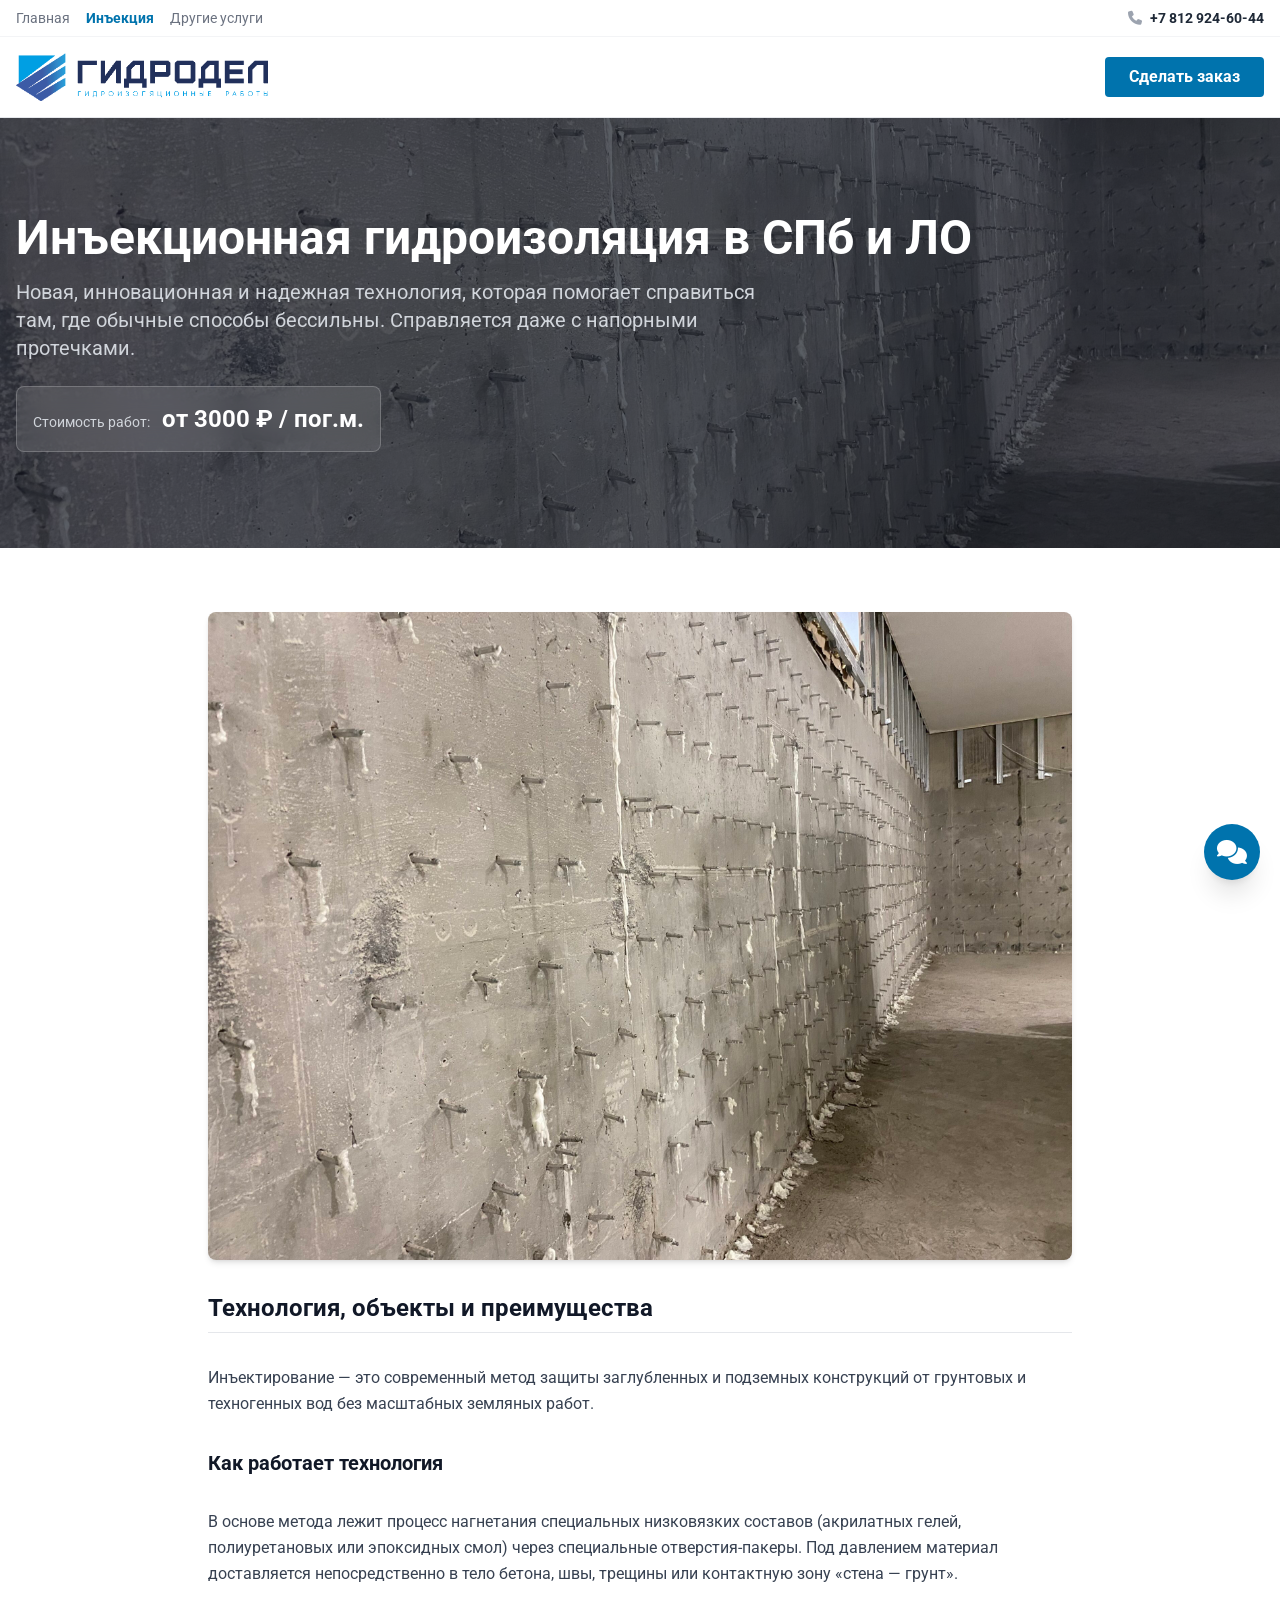
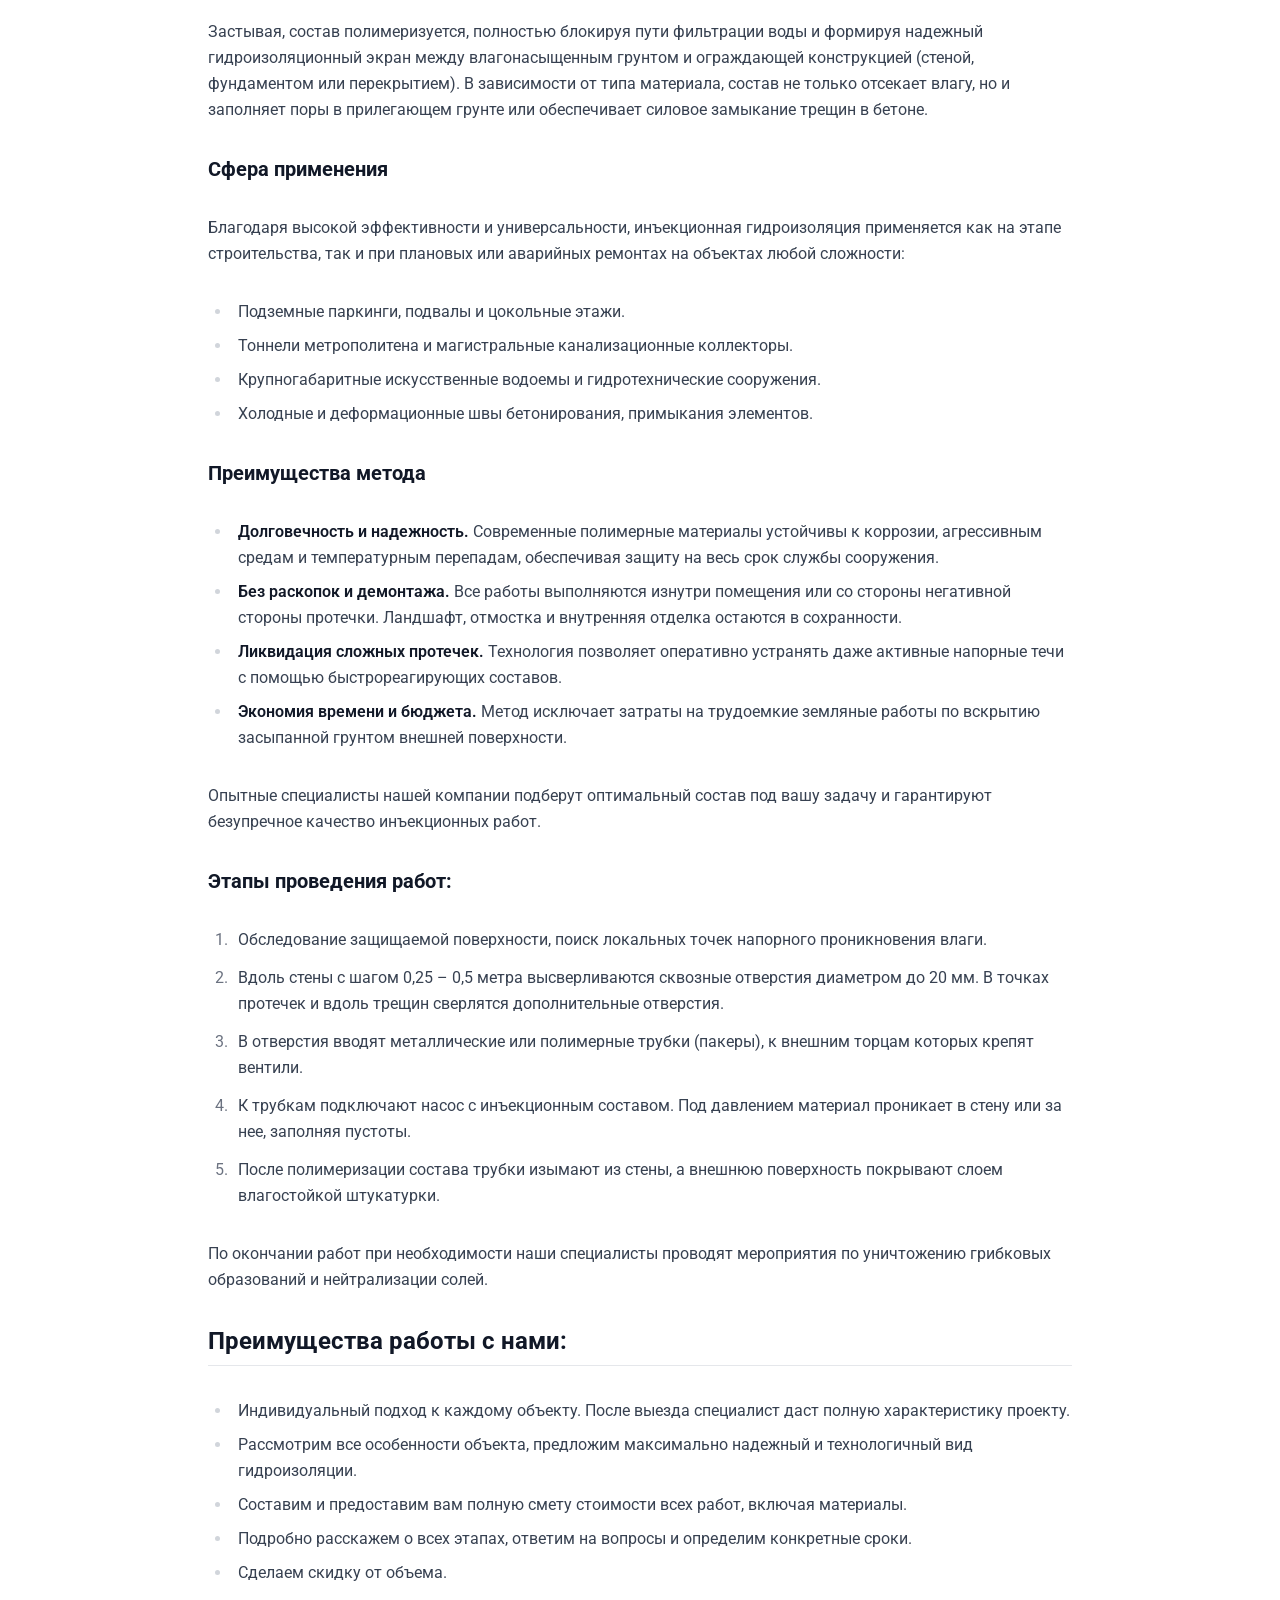
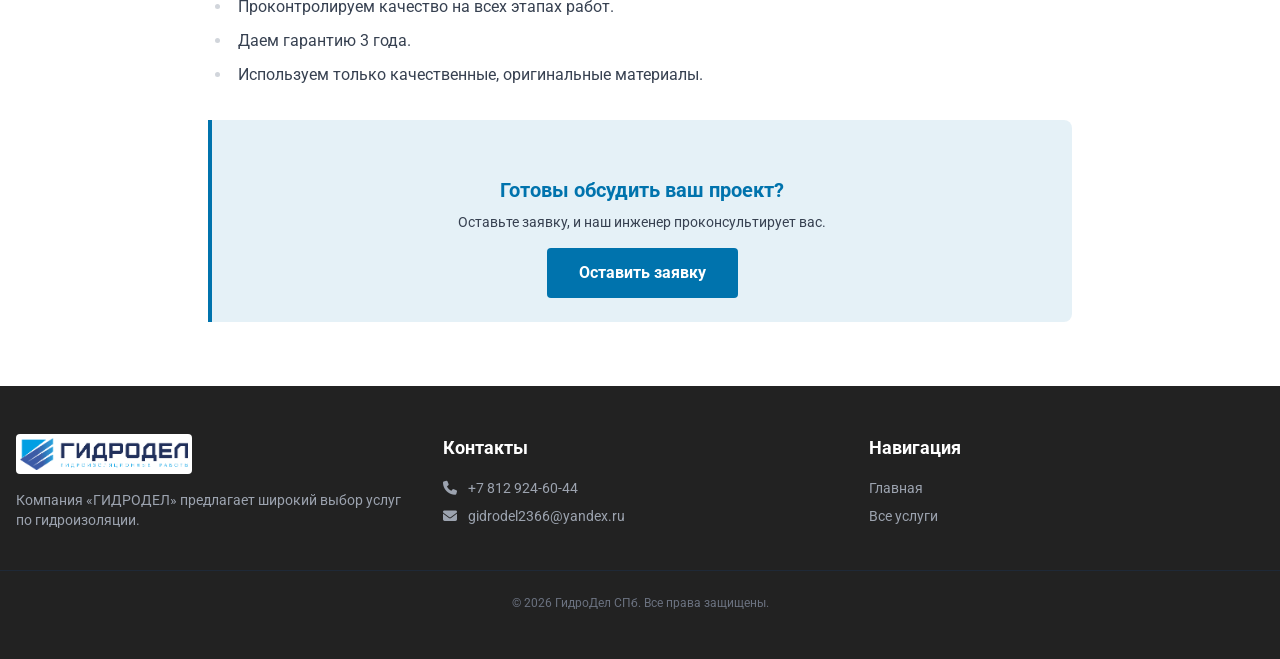
<file: inekciya.html>
<!DOCTYPE html>
<html lang="ru" class="scroll-smooth">
<head>
    <meta charset="UTF-8">
    <meta name="viewport" content="width=device-width, initial-scale=1.0">
    <title>Инъекционная гидроизоляция в СПб и ЛО — цена от 3 000 ₽/пог.м | ГидроДел</title>
    <meta name="description" content="Инъекционная гидроизоляция в СПб: надежная защита от напорных протечек и капиллярной влаги. Закачка гелей в трещины и швы. Гарантия 3 года. От 3000 ₽/пог.м.">
    <link rel="canonical" href="https://gidrodel.ru/inekciya.html">
    <meta property="og:type" content="website">
    <meta property="og:locale" content="ru_RU">
    <meta property="og:site_name" content="ГидроДел">
    <meta property="og:title" content="Инъекционная гидроизоляция в СПб и ЛО — цена от 3 000 ₽/пог.м | ГидроДел">
    <meta property="og:description" content="Надежная защита от напорных протечек и капиллярной влаги. Закачка гелей и смол в трещины и швы. Гарантия 3 года.">
    <meta property="og:url" content="https://gidrodel.ru/inekciya.html">
    <meta property="og:image" content="https://gidrodel.ru/img/inekciya.jpg">
    <link rel="icon" type="image/png" href="img/imglogo.png">
    <link rel="preconnect" href="https://fonts.googleapis.com">
    <link rel="preconnect" href="https://fonts.gstatic.com" crossorigin>
    <link href="https://fonts.googleapis.com/css2?family=Roboto:wght@300;400;500;700&display=swap" rel="stylesheet" media="print" onload="this.media='all'">
    <link rel="stylesheet" href="https://cdnjs.cloudflare.com/ajax/libs/font-awesome/6.4.0/css/all.min.css" media="print" onload="this.media='all'">
    <noscript><link href="https://fonts.googleapis.com/css2?family=Roboto:wght@300;400;500;700&display=swap" rel="stylesheet"><link rel="stylesheet" href="https://cdnjs.cloudflare.com/ajax/libs/font-awesome/6.4.0/css/all.min.css"></noscript>
    <link rel="stylesheet" href="tailwind.min.css">
    <link rel="stylesheet" href="style.css">
</head>
<body class="font-sans text-gray-800 bg-white">

    <!-- ШАПКА -->
    <header class="bg-white border-b border-gray-200 hidden md:block">
        <div class="max-w-7xl mx-auto px-4 py-2 flex justify-between items-center text-sm border-b border-gray-100">
            <nav class="flex gap-4 text-gray-500">
                <a href="./" class="hover:text-brand-blue">Главная</a>
                <a href="inekciya.html" class="text-brand-blue font-bold">Инъекция</a>
                <a href="./#s3" class="hover:text-brand-blue">Другие услуги</a>
            </nav>
            <div class="flex gap-6">
                <a href="tel:+78129246044" class="font-bold hover:text-brand-blue"><i class="fa-solid fa-phone text-gray-400 mr-2"></i>+7 812 924-60-44</a>
            </div>
        </div>
        <div class="max-w-7xl mx-auto px-4 py-4 flex justify-between items-center">
            <a href="./"><img src="img/imglogo.png" alt="ГидроДел" width="825" height="157" class="h-12 w-auto"></a>
            <button type="button" onclick="openOrderModal()" class="bg-brand-blue hover:bg-blue-700 text-white font-bold py-2 px-6 rounded transition-colors">Сделать заказ</button>
        </div>
    </header>

    <!-- Мобильная шапка -->
    <header class="bg-white p-4 flex justify-between items-center md:hidden border-b border-gray-200 sticky top-0 z-50">
        <a href="./" aria-label="Вернуться на главную" class="text-2xl text-brand-blue"><i class="fa-solid fa-arrow-left"></i></a>
        <img src="img/imglogo.png" alt="ГидроДел" width="825" height="157" class="h-8 w-auto">
        <a href="tel:+78129246044" aria-label="Позвонить +7 812 924-60-44" class="text-brand-blue text-xl"><i class="fa-solid fa-phone"></i></a>
    </header>

    <!-- ЗАГОЛОВОК СТРАНИЦЫ -->
    <section class="bg-gray-900 text-white py-16 md:py-24 relative overflow-hidden">
        <img src="img/inekciya.jpg" alt="Инъекционная гидроизоляция" fetchpriority="high" width="2560" height="1920" class="absolute inset-0 w-full h-full object-cover opacity-30">
        <div class="relative z-10 max-w-7xl mx-auto px-4">
            <h1 class="text-3xl md:text-5xl font-bold mb-4">Инъекционная гидроизоляция в СПб и ЛО</h1>
            <p class="text-lg md:text-xl text-gray-300 max-w-3xl mb-6">Новая, инновационная и надежная технология, которая помогает справиться там, где обычные способы бессильны. Справляется даже с напорными протечками.</p>
            <div class="bg-white/10 backdrop-blur-md border border-white/20 p-4 inline-block rounded-lg">
                <span class="text-sm text-gray-300">Стоимость работ:</span>
                <span class="text-2xl font-bold ml-2">от 3000 ₽ / пог.м.</span>
            </div>
        </div>
    </section>

    <!-- КОНТЕНТ -->
    <section class="py-16">
        <div class="max-w-4xl mx-auto px-4">
            <div class="prose max-w-none text-gray-700 leading-relaxed space-y-8">

                <img src="img/inekciya.jpg" alt="Инъекционная гидроизоляция бетона и кирпича" width="2560" height="1920" loading="lazy" class="w-full rounded-lg shadow-md mb-8">

                <h2 class="text-2xl font-bold text-gray-900 border-b pb-2">Технология, объекты и преимущества</h2>
                <p>Инъектирование — это современный метод защиты заглубленных и подземных конструкций от грунтовых и техногенных вод без масштабных земляных работ.</p>

                <h3 class="text-xl font-bold mt-8 mb-4">Как работает технология</h3>
                <p>В основе метода лежит процесс нагнетания специальных низковязких составов (акрилатных гелей, полиуретановых или эпоксидных смол) через специальные отверстия-пакеры. Под давлением материал доставляется непосредственно в тело бетона, швы, трещины или контактную зону «стена — грунт».</p>
                <p>Застывая, состав полимеризуется, полностью блокируя пути фильтрации воды и формируя надежный гидроизоляционный экран между влагонасыщенным грунтом и ограждающей конструкцией (стеной, фундаментом или перекрытием). В зависимости от типа материала, состав не только отсекает влагу, но и заполняет поры в прилегающем грунте или обеспечивает силовое замыкание трещин в бетоне.</p>

                <h3 class="text-xl font-bold mt-8 mb-4">Сфера применения</h3>
                <p>Благодаря высокой эффективности и универсальности, инъекционная гидроизоляция применяется как на этапе строительства, так и при плановых или аварийных ремонтах на объектах любой сложности:</p>
                <ul class="list-disc pl-6 space-y-2">
                    <li>Подземные паркинги, подвалы и цокольные этажи.</li>
                    <li>Тоннели метрополитена и магистральные канализационные коллекторы.</li>
                    <li>Крупногабаритные искусственные водоемы и гидротехнические сооружения.</li>
                    <li>Холодные и деформационные швы бетонирования, примыкания элементов.</li>
                </ul>

                <h3 class="text-xl font-bold mt-8 mb-4">Преимущества метода</h3>
                <ul class="list-disc pl-6 space-y-2">
                    <li><strong>Долговечность и надежность.</strong> Современные полимерные материалы устойчивы к коррозии, агрессивным средам и температурным перепадам, обеспечивая защиту на весь срок службы сооружения.</li>
                    <li><strong>Без раскопок и демонтажа.</strong> Все работы выполняются изнутри помещения или со стороны негативной стороны протечки. Ландшафт, отмостка и внутренняя отделка остаются в сохранности.</li>
                    <li><strong>Ликвидация сложных протечек.</strong> Технология позволяет оперативно устранять даже активные напорные течи с помощью быстрореагирующих составов.</li>
                    <li><strong>Экономия времени и бюджета.</strong> Метод исключает затраты на трудоемкие земляные работы по вскрытию засыпанной грунтом внешней поверхности.</li>
                </ul>

                <p>Опытные специалисты нашей компании подберут оптимальный состав под вашу задачу и гарантируют безупречное качество инъекционных работ.</p>
               
                <h3 class="text-xl font-bold mt-8 mb-4">Этапы проведения работ:</h3>
                <ol class="list-decimal pl-6 space-y-3">
                    <li>Обследование защищаемой поверхности, поиск локальных точек напорного проникновения влаги.</li>
                    <li>Вдоль стены с шагом 0,25 – 0,5 метра высверливаются сквозные отверстия диаметром до 20 мм. В точках протечек и вдоль трещин сверлятся дополнительные отверстия.</li>
                    <li>В отверстия вводят металлические или полимерные трубки (пакеры), к внешним торцам которых крепят вентили.</li>
                    <li>К трубкам подключают насос с инъекционным составом. Под давлением материал проникает в стену или за нее, заполняя пустоты.</li>
                    <li>После полимеризации состава трубки изымают из стены, а внешнюю поверхность покрывают слоем влагостойкой штукатурки.</li>
                </ol>
                <p>По окончании работ при необходимости наши специалисты проводят мероприятия по уничтожению грибковых образований и нейтрализации солей.</p>

                <h2 class="text-2xl font-bold text-gray-900 border-b pb-2 mt-12">Преимущества работы с нами:</h2>
                <ul class="list-disc pl-6 space-y-2">
                    <li>Индивидуальный подход к каждому объекту. После выезда специалист даст полную характеристику проекту.</li>
                    <li>Рассмотрим все особенности объекта, предложим максимально надежный и технологичный вид гидроизоляции.</li>
                    <li>Составим и предоставим вам полную смету стоимости всех работ, включая материалы.</li>
                    <li>Подробно расскажем о всех этапах, ответим на вопросы и определим конкретные сроки.</li>
                    <li>Сделаем скидку от объема.</li>
                    <li>Проконтролируем качество на всех этапах работ.</li>
                    <li>Даем гарантию 3 года.</li>
                    <li>Используем только качественные, оригинальные материалы.</li>
                </ul>

                <div class="bg-brand-blue/10 border-l-4 border-brand-blue p-6 rounded-r-lg mt-12 text-center">
                    <h3 class="font-bold text-brand-blue text-xl mb-2">Готовы обсудить ваш проект?</h3>
                    <p class="text-sm mb-4">Оставьте заявку, и наш инженер проконсультирует вас.</p>
                    <button type="button" onclick="openOrderModal()" class="inline-block bg-brand-blue text-white font-bold py-3 px-8 rounded hover:bg-blue-700 transition-colors">Оставить заявку</button>
                </div>
            </div>
        </div>
    </section>

    <!-- ПОДВАЛ -->
    <footer class="bg-brand-dark text-white py-12">
        <div class="max-w-7xl mx-auto px-4 grid grid-cols-1 md:grid-cols-3 gap-8">
            <div>
                <img src="img/imglogo.png" alt="ГидроДел" width="825" height="157" loading="lazy" class="h-10 w-auto bg-white p-1 rounded mb-4">
                <p class="text-gray-400 text-sm">Компания «ГИДРОДЕЛ» предлагает широкий выбор услуг по гидроизоляции.</p>
            </div>
            <div>
                <h4 class="font-bold text-lg mb-4">Контакты</h4>
                <p class="text-gray-400 text-sm mb-2"><i class="fa-solid fa-phone mr-2"></i> <a href="tel:+78129246044" class="hover:text-white">+7 812 924-60-44</a></p>
                <p class="text-gray-400 text-sm"><i class="fa-solid fa-envelope mr-2"></i> <a href="mailto:gidrodel2366@yandex.ru" class="hover:text-white">gidrodel2366@yandex.ru</a></p>
            </div>
            <div>
                <h4 class="font-bold text-lg mb-4">Навигация</h4>
                <ul class="text-gray-400 text-sm space-y-2">
                    <li><a href="./" class="hover:text-white">Главная</a></li>
                    <li><a href="./#s3" class="hover:text-white">Все услуги</a></li>
                </ul>
            </div>
        </div>
        <div class="text-center text-gray-500 text-xs mt-10 border-t border-gray-800 pt-6">
            &copy; 2026 ГидроДел СПб. Все права защищены.
        </div>
    </footer>
    <!-- КОМПАКТНОЕ ОКНО ЗАЯВКИ -->
    <div id="order-modal" class="fixed inset-0 z-50 hidden items-center justify-center bg-black/75 backdrop-blur-sm p-4" onclick="if(event.target === this) closeOrderModal()">
        <div class="bg-white rounded-xl max-w-md w-full p-6 md:p-8 shadow-2xl relative">
            <button type="button" onclick="closeOrderModal()" aria-label="Закрыть окно" class="absolute top-4 right-4 text-gray-500 hover:text-gray-800 text-2xl leading-none p-1">
                <i class="fa-solid fa-xmark"></i>
            </button>
            <h3 class="text-2xl font-bold mb-1 text-gray-900">Вызвать инженера на осмотр</h3>
            <p class="text-sm text-gray-600 mb-5">Услуга: Инъекционная гидроизоляция</p>
            <form action="send.php" method="POST" class="space-y-4">
                <input type="text" name="website" style="display:none" tabindex="-1" autocomplete="off">
                <input type="text" name="work_type" value="Инъекционная гидроизоляция" placeholder="Вид работ" class="w-full border-b-2 border-gray-300 bg-transparent p-2 text-sm focus:outline-none focus:border-brand-blue">
                <input type="text" name="name" placeholder="Ваше имя" class="w-full border-b-2 border-gray-300 bg-transparent p-2 text-sm focus:outline-none focus:border-brand-blue">
                <input type="tel" name="phone" placeholder="Телефон *" required class="w-full border-b-2 border-gray-300 bg-transparent p-2 text-sm focus:outline-none focus:border-brand-blue">
                <input type="text" name="details" placeholder="Коротко о проблеме (по желанию)" class="w-full border-b-2 border-gray-300 bg-transparent p-2 text-sm focus:outline-none focus:border-brand-blue">
                <p class="text-xs text-gray-600">* Поля, обязательные для заполнения</p>
                <label class="flex items-start gap-2 text-xs text-gray-600 cursor-pointer pt-1">
                    <input type="checkbox" required checked class="mt-0.5 accent-brand-blue">
                    <span>Нажимая кнопку, вы даете согласие на обработку персональных данных</span>
                </label>
                <button type="submit" class="bg-brand-blue hover:bg-blue-700 text-white font-bold py-3 px-6 rounded w-full transition-colors">Отправить заявку</button>
            </form>
        </div>
    </div>
    <script>
        function openOrderModal() {
            const m = document.getElementById('order-modal');
            m.classList.remove('hidden');
            m.classList.add('flex');
            document.body.style.overflow = 'hidden';
        }
        function closeOrderModal() {
            const m = document.getElementById('order-modal');
            m.classList.add('hidden');
            m.classList.remove('flex');
            document.body.style.overflow = '';
        }
        document.addEventListener('keydown', function(e) {
            if (e.key === 'Escape') closeOrderModal();
        });
    </script>
    <!-- ПЛАВАЮЩАЯ КНОПКА СВЯЗИ -->
    <div id="contact-fab" class="fixed bottom-5 right-5 z-40 flex flex-col items-end gap-2.5">
        <div id="fab-max-toast" class="hidden bg-gray-900 text-white text-xs px-3 py-2 rounded-lg shadow-lg max-w-[240px] text-right">
            Для чата в MAX найдите номер:<br><strong class="text-sky-200">+7 911 924-60-44</strong> <span id="fab-max-copied"></span>
        </div>
        <div id="fab-menu" class="hidden flex-col items-end gap-2.5">
            <!-- Если получите персональную ссылку вида https://max.ru/u/..., замените button обратно на <a href="..."> -->
            <button type="button" onclick="handleMaxClick(event)" aria-label="Написать в MAX по номеру +7 911 924-60-44" title="MAX: +7 911 924-60-44" class="flex items-center gap-2.5 bg-white text-gray-800 border border-gray-200 pl-3.5 pr-1.5 py-1.5 rounded-full shadow-lg hover:shadow-xl transition-all">
                <span class="text-xs font-semibold">MAX</span>
                <span class="w-10 h-10 rounded-full bg-indigo-600 text-white flex items-center justify-center font-bold text-xs">MAX</span>
            </button>
            <a href="https://t.me/+79643421207" target="_blank" rel="noopener noreferrer" aria-label="Написать в Telegram +7 964 342-12-07" class="flex items-center gap-2.5 bg-white text-gray-800 border border-gray-200 pl-3.5 pr-1.5 py-1.5 rounded-full shadow-lg hover:shadow-xl transition-all">
                <span class="text-xs font-semibold">Telegram</span>
                <span class="w-10 h-10 rounded-full bg-sky-500 text-white flex items-center justify-center text-lg"><i class="fa-brands fa-telegram"></i></span>
            </a>
            <a href="tel:+78129246044" aria-label="Позвонить +7 812 924-60-44" class="flex items-center gap-2.5 bg-white text-gray-800 border border-gray-200 pl-3.5 pr-1.5 py-1.5 rounded-full shadow-lg hover:shadow-xl transition-all">
                <span class="text-xs font-semibold">Позвонить</span>
                <span class="w-10 h-10 rounded-full bg-emerald-600 text-white flex items-center justify-center text-base"><i class="fa-solid fa-phone"></i></span>
            </a>
        </div>
        <button id="fab-toggle" type="button" onclick="toggleContactFab()" aria-label="Связаться с нами" aria-expanded="false" class="w-14 h-14 rounded-full bg-brand-blue hover:bg-blue-700 text-white shadow-xl flex items-center justify-center text-2xl transition-transform hover:scale-105">
            <i id="fab-icon-open" class="fa-solid fa-comments"></i>
            <i id="fab-icon-close" class="fa-solid fa-xmark hidden"></i>
        </button>
    </div>
    <script>
        let maxToastTimer = null;
        function handleMaxClick(e) {
            e.preventDefault();
            const toast = document.getElementById('fab-max-toast');
            const copied = document.getElementById('fab-max-copied');
            if (navigator.clipboard && navigator.clipboard.writeText) {
                navigator.clipboard.writeText('+79119246044').then(() => {
                    copied.textContent = '(скопирован)';
                }).catch(() => { copied.textContent = ''; });
            }
            toast.classList.remove('hidden');
            clearTimeout(maxToastTimer);
            maxToastTimer = setTimeout(() => toast.classList.add('hidden'), 4500);
        }
        function toggleContactFab(forceClose) {
            const menu = document.getElementById('fab-menu');
            const btn = document.getElementById('fab-toggle');
            const iconOpen = document.getElementById('fab-icon-open');
            const iconClose = document.getElementById('fab-icon-close');
            const isOpen = menu.classList.contains('flex');
            const shouldOpen = forceClose ? false : !isOpen;
            menu.classList.toggle('hidden', !shouldOpen);
            menu.classList.toggle('flex', shouldOpen);
            iconOpen.classList.toggle('hidden', shouldOpen);
            iconClose.classList.toggle('hidden', !shouldOpen);
            btn.setAttribute('aria-expanded', shouldOpen ? 'true' : 'false');
            if (!shouldOpen) {
                const toast = document.getElementById('fab-max-toast');
                if (toast) toast.classList.add('hidden');
            }
        }
        document.addEventListener('click', function(e) {
            const fab = document.getElementById('contact-fab');
            if (fab && !fab.contains(e.target)) toggleContactFab(true);
        });
        document.addEventListener('keydown', function(e) {
            if (e.key === 'Escape') toggleContactFab(true);
        });
    </script>
</body>
</html>
</file>
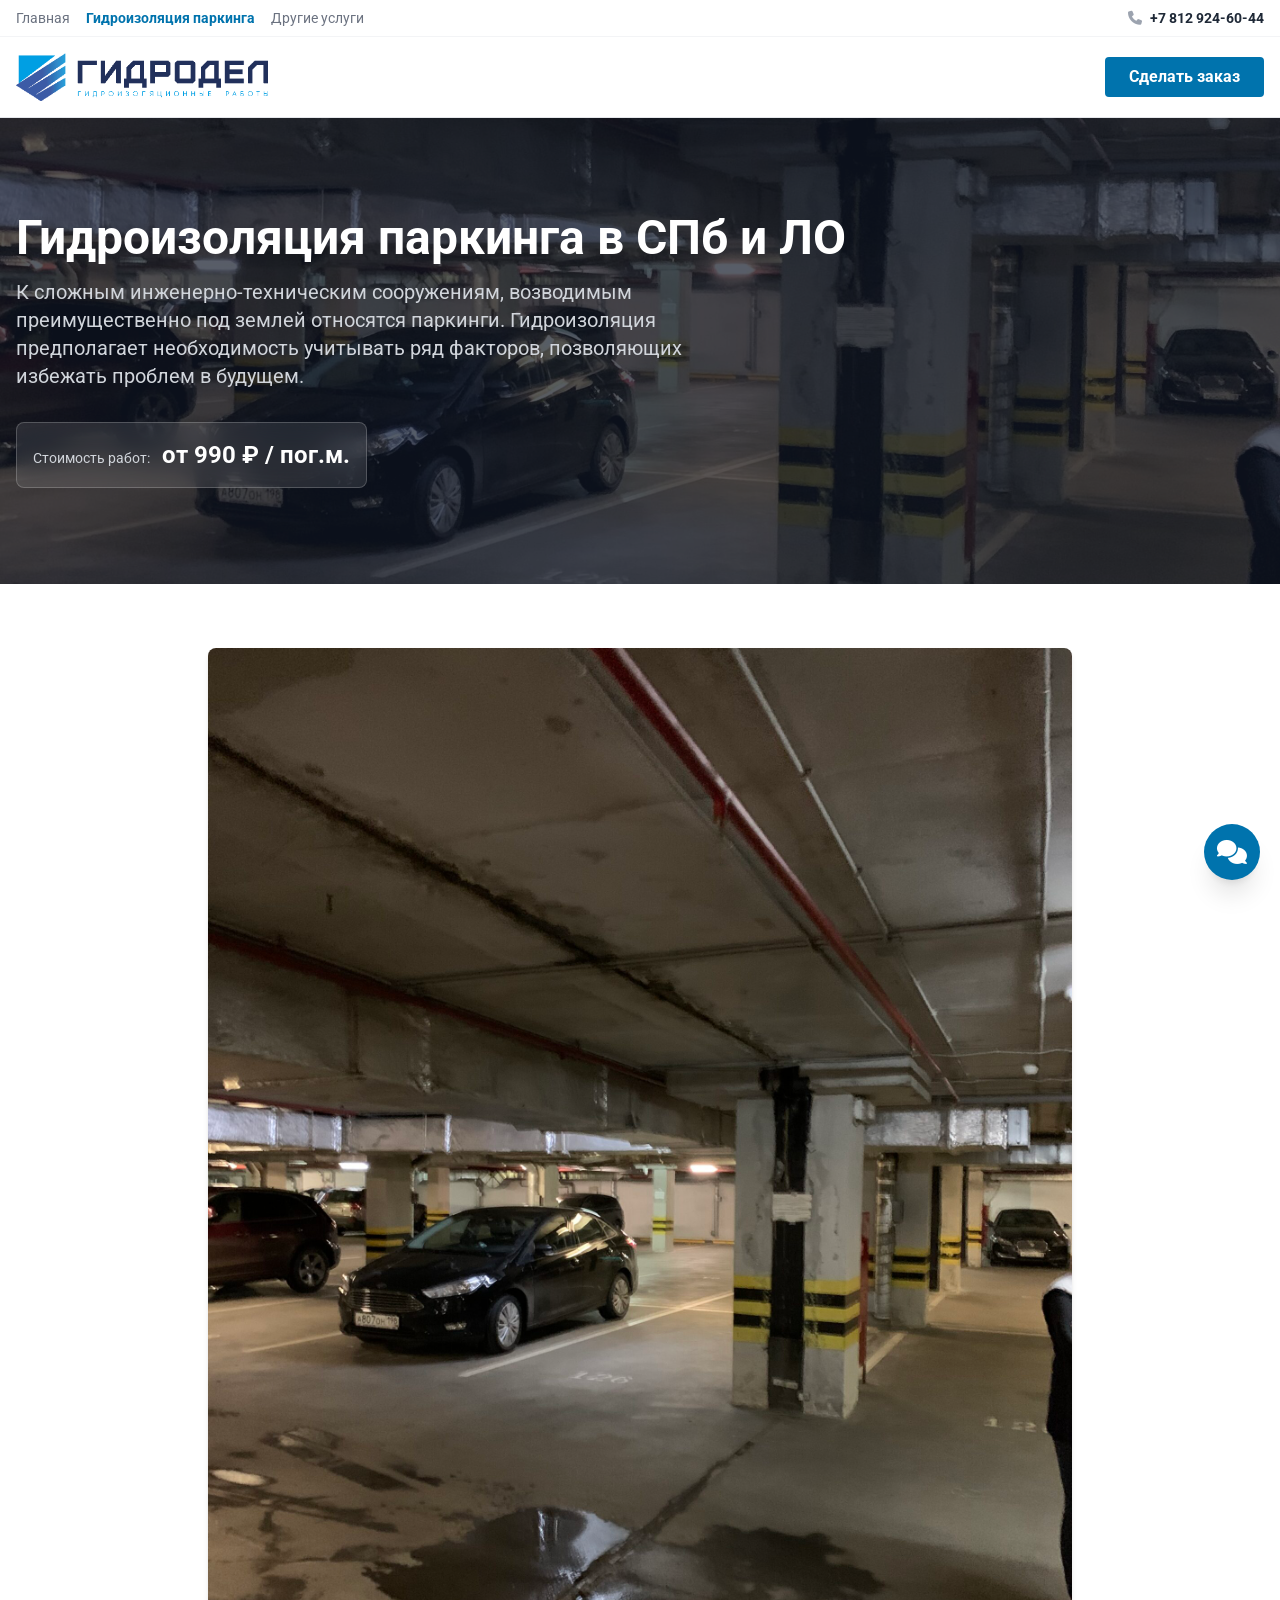
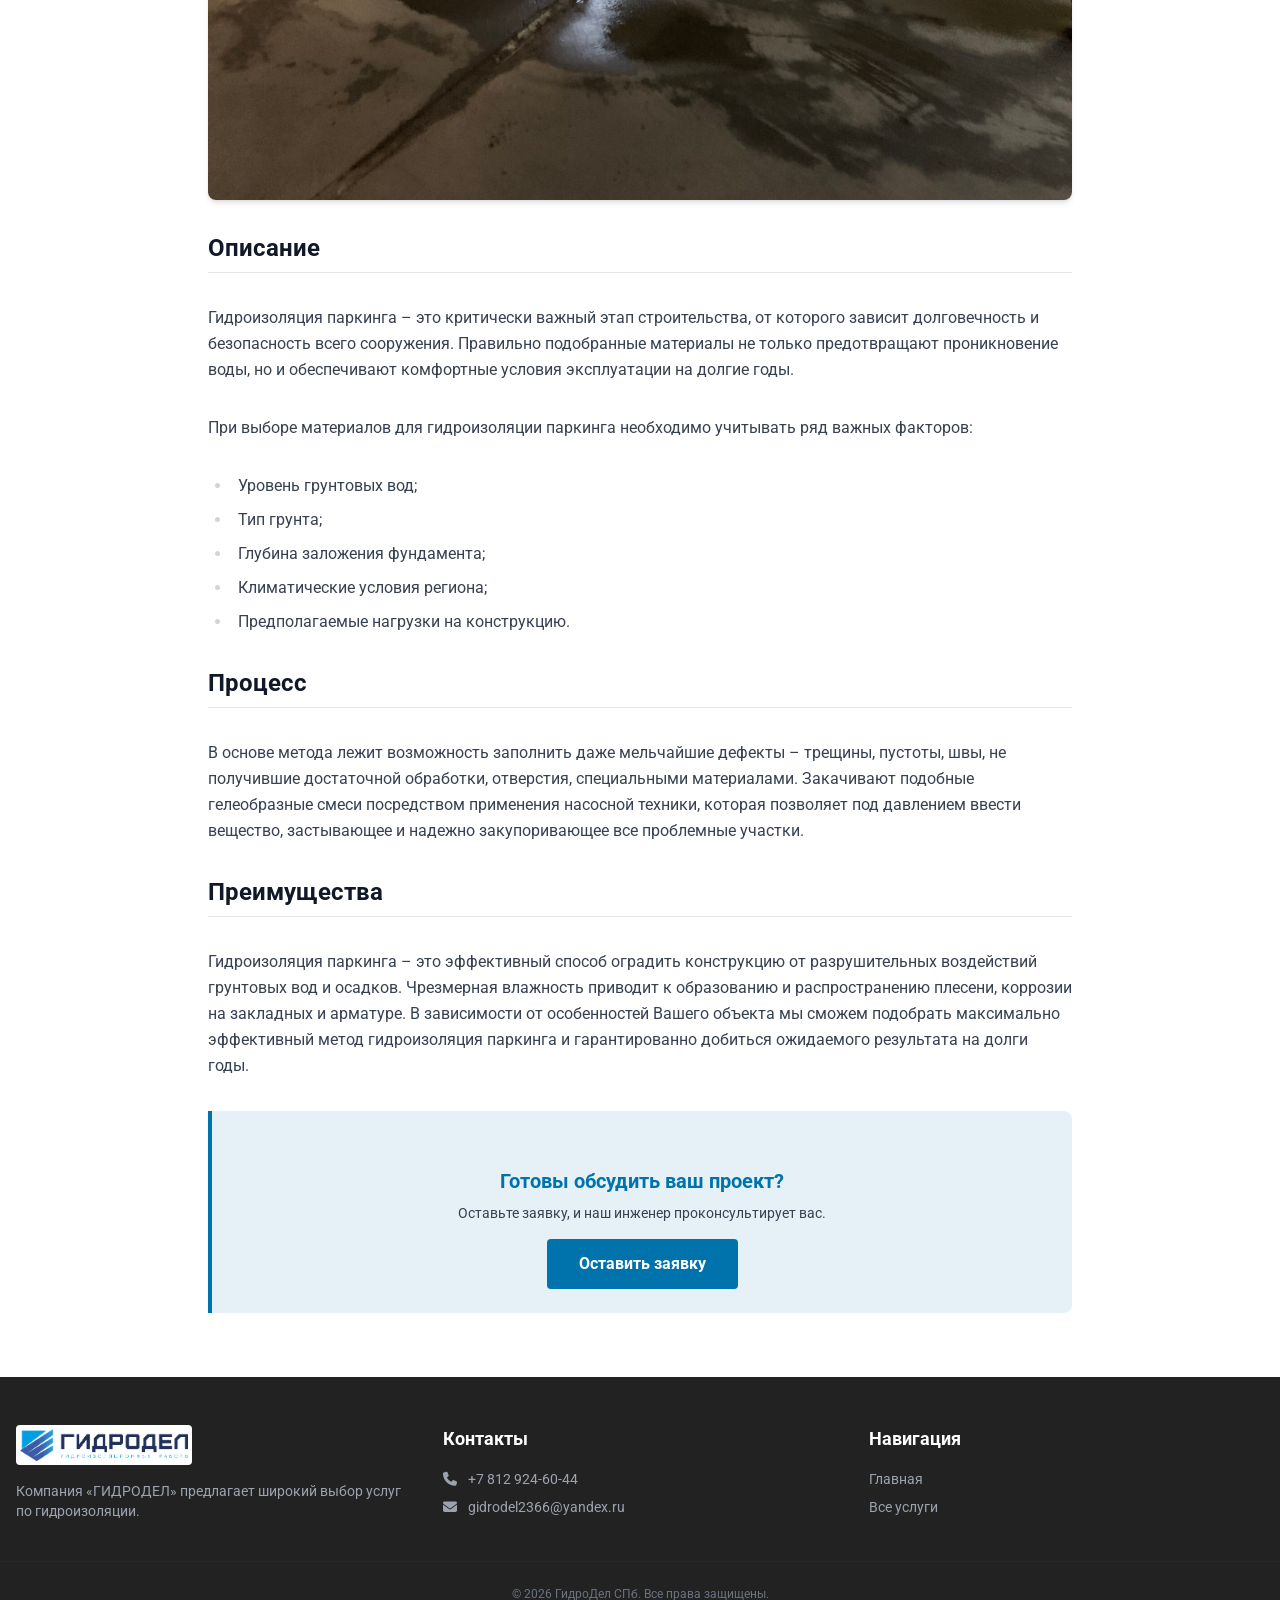
<file: parking.html>
<!DOCTYPE html>
<html lang="ru" class="scroll-smooth">
<head>
    <meta charset="UTF-8">
    <meta name="viewport" content="width=device-width, initial-scale=1.0">
    <title>Гидроизоляция паркинга в СПб и ЛО — цена от 990 ₽/пог.м | ГидроДел</title>
    <meta name="description" content="Профессиональная гидроизоляция подземных паркингов и парковок в СПб и ЛО. Защита от грунтовых вод, трещин и коррозии. Гарантия 3 года. Выезд инженера. От 990 ₽/пог.м.">
    <link rel="canonical" href="https://gidrodel.ru/parking.html">
    <meta property="og:type" content="website">
    <meta property="og:locale" content="ru_RU">
    <meta property="og:site_name" content="ГидроДел">
    <meta property="og:title" content="Гидроизоляция паркинга в СПб и ЛО — цена от 990 ₽/пог.м | ГидроДел">
    <meta property="og:description" content="Профессиональная гидроизоляция подземных паркингов и парковок в СПб. Защита от грунтовых вод, трещин и коррозии.">
    <meta property="og:url" content="https://gidrodel.ru/parking.html">
    <meta property="og:image" content="https://gidrodel.ru/img/parking.jpg">
    <link rel="icon" type="image/png" href="img/imglogo.png">
    <link rel="preconnect" href="https://fonts.googleapis.com">
    <link rel="preconnect" href="https://fonts.gstatic.com" crossorigin>
    <link href="https://fonts.googleapis.com/css2?family=Roboto:wght@300;400;500;700&display=swap" rel="stylesheet" media="print" onload="this.media='all'">
    <link rel="stylesheet" href="https://cdnjs.cloudflare.com/ajax/libs/font-awesome/6.4.0/css/all.min.css" media="print" onload="this.media='all'">
    <noscript><link href="https://fonts.googleapis.com/css2?family=Roboto:wght@300;400;500;700&display=swap" rel="stylesheet"><link rel="stylesheet" href="https://cdnjs.cloudflare.com/ajax/libs/font-awesome/6.4.0/css/all.min.css"></noscript>
    <link rel="stylesheet" href="tailwind.min.css">
    <link rel="stylesheet" href="style.css">
</head>
<body class="font-sans text-gray-800 bg-white">

    <!-- ШАПКА -->
    <header class="bg-white border-b border-gray-200 hidden md:block">
        <div class="max-w-7xl mx-auto px-4 py-2 flex justify-between items-center text-sm border-b border-gray-100">
            <nav class="flex gap-4 text-gray-500">
                <a href="./" class="hover:text-brand-blue">Главная</a>
                <a href="parking.html" class="text-brand-blue font-bold">Гидроизоляция паркинга</a>
                <a href="./#s3" class="hover:text-brand-blue">Другие услуги</a>
            </nav>
            <div class="flex gap-6">
                <a href="tel:+78129246044" class="font-bold hover:text-brand-blue"><i class="fa-solid fa-phone text-gray-400 mr-2"></i>+7 812 924-60-44</a>
            </div>
        </div>
        <div class="max-w-7xl mx-auto px-4 py-4 flex justify-between items-center">
            <a href="./"><img src="img/imglogo.png" alt="ГидроДел" width="825" height="157" class="h-12 w-auto"></a>
            <button type="button" onclick="openOrderModal()" class="bg-brand-blue hover:bg-blue-700 text-white font-bold py-2 px-6 rounded transition-colors">Сделать заказ</button>
        </div>
    </header>

    <!-- Мобильная шапка -->
    <header class="bg-white p-4 flex justify-between items-center md:hidden border-b border-gray-200 sticky top-0 z-50">
        <a href="./" aria-label="Вернуться на главную" class="text-2xl text-brand-blue"><i class="fa-solid fa-arrow-left"></i></a>
        <img src="img/imglogo.png" alt="ГидроДел" width="825" height="157" class="h-8 w-auto">
        <a href="tel:+78129246044" aria-label="Позвонить +7 812 924-60-44" class="text-brand-blue text-xl"><i class="fa-solid fa-phone"></i></a>
    </header>

    <!-- ЗАГОЛОВОК СТРАНИЦЫ -->
    <section class="bg-gray-900 text-white py-16 md:py-24 relative overflow-hidden">
        <img src="img/parking.jpg" alt="Гидроизоляция подземного паркинга" fetchpriority="high" width="1920" height="2560" class="absolute inset-0 w-full h-full object-cover opacity-30">
        <div class="relative z-10 max-w-7xl mx-auto px-4">
            <h1 class="text-3xl md:text-5xl font-bold mb-4">Гидроизоляция паркинга в СПб и ЛО</h1>
            <p class="text-lg md:text-xl text-gray-300 max-w-2xl">К сложным инженерно-техническим сооружениям, возводимым преимущественно под землей относятся паркинги. Гидроизоляция предполагает необходимость учитывать ряд факторов, позволяющих избежать проблем в будущем.</p>
            <div class="mt-8 bg-white/10 backdrop-blur-md border border-white/20 p-4 inline-block rounded-lg">
                <span class="text-sm text-gray-300">Стоимость работ:</span>
                <span class="text-2xl font-bold ml-2">от 990 ₽ / пог.м.</span>
            </div>
        </div>
    </section>

    <!-- КОНТЕНТ -->
    <section class="py-16">
        <div class="max-w-4xl mx-auto px-4">
            <div class="prose max-w-none text-gray-700 leading-relaxed space-y-8">

                <img src="img/parking.jpg" alt="Гидроизоляция паркинга" width="1920" height="2560" loading="lazy" class="w-full rounded-lg shadow-md mb-8">

                <h2 class="text-2xl font-bold text-gray-900 border-b pb-2">Описание</h2>
                <p>Гидроизоляция паркинга – это критически важный этап строительства, от которого зависит долговечность и безопасность всего сооружения. Правильно подобранные материалы не только предотвращают проникновение воды, но и обеспечивают комфортные условия эксплуатации на долгие годы.</p>
                <p>При выборе материалов для гидроизоляции паркинга необходимо учитывать ряд важных факторов:</p>
                <ul class="list-disc pl-6 space-y-2">
                    <li>Уровень грунтовых вод;</li>
                    <li>Тип грунта;</li>
                    <li>Глубина заложения фундамента;</li>
                    <li>Климатические условия региона;</li>
                    <li>Предполагаемые нагрузки на конструкцию.</li>
                </ul>

                <h2 class="text-2xl font-bold text-gray-900 border-b pb-2 mt-12">Процесс</h2>
                <p>В основе метода лежит возможность заполнить даже мельчайшие дефекты – трещины, пустоты, швы, не получившие достаточной обработки, отверстия, специальными материалами. Закачивают подобные гелеобразные смеси посредством применения насосной техники, которая позволяет под давлением ввести вещество, застывающее и надежно закупоривающее все проблемные участки.</p>

                <h2 class="text-2xl font-bold text-gray-900 border-b pb-2 mt-12">Преимущества</h2>
                <p>Гидроизоляция паркинга – это эффективный способ оградить конструкцию от разрушительных воздействий грунтовых вод и осадков. Чрезмерная влажность приводит к образованию и распространению плесени, коррозии на закладных и арматуре. В зависимости от особенностей Вашего объекта мы сможем подобрать максимально эффективный метод гидроизоляция паркинга и гарантированно добиться ожидаемого результата на долги годы.</p>

                <div class="bg-brand-blue/10 border-l-4 border-brand-blue p-6 rounded-r-lg mt-12 text-center">
                    <h3 class="font-bold text-brand-blue text-xl mb-2">Готовы обсудить ваш проект?</h3>
                    <p class="text-sm mb-4">Оставьте заявку, и наш инженер проконсультирует вас.</p>
                    <button type="button" onclick="openOrderModal()" class="inline-block bg-brand-blue text-white font-bold py-3 px-8 rounded hover:bg-blue-700 transition-colors">Оставить заявку</button>
                </div>
            </div>
        </div>
    </section>

    <!-- ПОДВАЛ -->
    <footer class="bg-brand-dark text-white py-12">
        <div class="max-w-7xl mx-auto px-4 grid grid-cols-1 md:grid-cols-3 gap-8">
            <div>
                <img src="img/imglogo.png" alt="ГидроДел" width="825" height="157" loading="lazy" class="h-10 w-auto bg-white p-1 rounded mb-4">
                <p class="text-gray-400 text-sm">Компания «ГИДРОДЕЛ» предлагает широкий выбор услуг по гидроизоляции.</p>
            </div>
            <div>
                <h4 class="font-bold text-lg mb-4">Контакты</h4>
                <p class="text-gray-400 text-sm mb-2"><i class="fa-solid fa-phone mr-2"></i> <a href="tel:+78129246044" class="hover:text-white">+7 812 924-60-44</a></p>
                 <p class="text-gray-400 text-sm"><i class="fa-solid fa-envelope mr-2"></i> <a href="mailto:gidrodel2366@yandex.ru" class="hover:text-white">gidrodel2366@yandex.ru</a></p>
            </div>
            <div>
                <h4 class="font-bold text-lg mb-4">Навигация</h4>
                <ul class="text-gray-400 text-sm space-y-2">
                    <li><a href="./" class="hover:text-white">Главная</a></li>
                    <li><a href="./#s3" class="hover:text-white">Все услуги</a></li>
                </ul>
            </div>
        </div>
        <div class="text-center text-gray-500 text-xs mt-10 border-t border-gray-800 pt-6">
            &copy; 2026 ГидроДел СПб. Все права защищены.
        </div>
    </footer>
    <!-- КОМПАКТНОЕ ОКНО ЗАЯВКИ -->
    <div id="order-modal" class="fixed inset-0 z-50 hidden items-center justify-center bg-black/75 backdrop-blur-sm p-4" onclick="if(event.target === this) closeOrderModal()">
        <div class="bg-white rounded-xl max-w-md w-full p-6 md:p-8 shadow-2xl relative">
            <button type="button" onclick="closeOrderModal()" aria-label="Закрыть окно" class="absolute top-4 right-4 text-gray-500 hover:text-gray-800 text-2xl leading-none p-1">
                <i class="fa-solid fa-xmark"></i>
            </button>
            <h3 class="text-2xl font-bold mb-1 text-gray-900">Вызвать инженера на осмотр</h3>
            <p class="text-sm text-gray-600 mb-5">Услуга: Гидроизоляция паркинга</p>
            <form action="send.php" method="POST" class="space-y-4">
                <input type="text" name="website" style="display:none" tabindex="-1" autocomplete="off">
                <input type="text" name="work_type" value="Гидроизоляция паркинга" placeholder="Вид работ" class="w-full border-b-2 border-gray-300 bg-transparent p-2 text-sm focus:outline-none focus:border-brand-blue">
                <input type="text" name="name" placeholder="Ваше имя" class="w-full border-b-2 border-gray-300 bg-transparent p-2 text-sm focus:outline-none focus:border-brand-blue">
                <input type="tel" name="phone" placeholder="Телефон *" required class="w-full border-b-2 border-gray-300 bg-transparent p-2 text-sm focus:outline-none focus:border-brand-blue">
                <input type="text" name="details" placeholder="Коротко о проблеме (по желанию)" class="w-full border-b-2 border-gray-300 bg-transparent p-2 text-sm focus:outline-none focus:border-brand-blue">
                <p class="text-xs text-gray-600">* Поля, обязательные для заполнения</p>
                <label class="flex items-start gap-2 text-xs text-gray-600 cursor-pointer pt-1">
                    <input type="checkbox" required checked class="mt-0.5 accent-brand-blue">
                    <span>Нажимая кнопку, вы даете согласие на обработку персональных данных</span>
                </label>
                <button type="submit" class="bg-brand-blue hover:bg-blue-700 text-white font-bold py-3 px-6 rounded w-full transition-colors">Отправить заявку</button>
            </form>
        </div>
    </div>
    <script>
        function openOrderModal() {
            const m = document.getElementById('order-modal');
            m.classList.remove('hidden');
            m.classList.add('flex');
            document.body.style.overflow = 'hidden';
        }
        function closeOrderModal() {
            const m = document.getElementById('order-modal');
            m.classList.add('hidden');
            m.classList.remove('flex');
            document.body.style.overflow = '';
        }
        document.addEventListener('keydown', function(e) {
            if (e.key === 'Escape') closeOrderModal();
        });
    </script>
    <!-- ПЛАВАЮЩАЯ КНОПКА СВЯЗИ -->
    <div id="contact-fab" class="fixed bottom-5 right-5 z-40 flex flex-col items-end gap-2.5">
        <div id="fab-max-toast" class="hidden bg-gray-900 text-white text-xs px-3 py-2 rounded-lg shadow-lg max-w-[240px] text-right">
            Для чата в MAX найдите номер:<br><strong class="text-sky-200">+7 911 924-60-44</strong> <span id="fab-max-copied"></span>
        </div>
        <div id="fab-menu" class="hidden flex-col items-end gap-2.5">
            <!-- Если получите персональную ссылку вида https://max.ru/u/..., замените button обратно на <a href="..."> -->
            <button type="button" onclick="handleMaxClick(event)" aria-label="Написать в MAX по номеру +7 911 924-60-44" title="MAX: +7 911 924-60-44" class="flex items-center gap-2.5 bg-white text-gray-800 border border-gray-200 pl-3.5 pr-1.5 py-1.5 rounded-full shadow-lg hover:shadow-xl transition-all">
                <span class="text-xs font-semibold">MAX</span>
                <span class="w-10 h-10 rounded-full bg-indigo-600 text-white flex items-center justify-center font-bold text-xs">MAX</span>
            </button>
            <a href="https://t.me/+79643421207" target="_blank" rel="noopener noreferrer" aria-label="Написать в Telegram +7 964 342-12-07" class="flex items-center gap-2.5 bg-white text-gray-800 border border-gray-200 pl-3.5 pr-1.5 py-1.5 rounded-full shadow-lg hover:shadow-xl transition-all">
                <span class="text-xs font-semibold">Telegram</span>
                <span class="w-10 h-10 rounded-full bg-sky-500 text-white flex items-center justify-center text-lg"><i class="fa-brands fa-telegram"></i></span>
            </a>
            <a href="tel:+78129246044" aria-label="Позвонить +7 812 924-60-44" class="flex items-center gap-2.5 bg-white text-gray-800 border border-gray-200 pl-3.5 pr-1.5 py-1.5 rounded-full shadow-lg hover:shadow-xl transition-all">
                <span class="text-xs font-semibold">Позвонить</span>
                <span class="w-10 h-10 rounded-full bg-emerald-600 text-white flex items-center justify-center text-base"><i class="fa-solid fa-phone"></i></span>
            </a>
        </div>
        <button id="fab-toggle" type="button" onclick="toggleContactFab()" aria-label="Связаться с нами" aria-expanded="false" class="w-14 h-14 rounded-full bg-brand-blue hover:bg-blue-700 text-white shadow-xl flex items-center justify-center text-2xl transition-transform hover:scale-105">
            <i id="fab-icon-open" class="fa-solid fa-comments"></i>
            <i id="fab-icon-close" class="fa-solid fa-xmark hidden"></i>
        </button>
    </div>
    <script>
        let maxToastTimer = null;
        function handleMaxClick(e) {
            e.preventDefault();
            const toast = document.getElementById('fab-max-toast');
            const copied = document.getElementById('fab-max-copied');
            if (navigator.clipboard && navigator.clipboard.writeText) {
                navigator.clipboard.writeText('+79119246044').then(() => {
                    copied.textContent = '(скопирован)';
                }).catch(() => { copied.textContent = ''; });
            }
            toast.classList.remove('hidden');
            clearTimeout(maxToastTimer);
            maxToastTimer = setTimeout(() => toast.classList.add('hidden'), 4500);
        }
        function toggleContactFab(forceClose) {
            const menu = document.getElementById('fab-menu');
            const btn = document.getElementById('fab-toggle');
            const iconOpen = document.getElementById('fab-icon-open');
            const iconClose = document.getElementById('fab-icon-close');
            const isOpen = menu.classList.contains('flex');
            const shouldOpen = forceClose ? false : !isOpen;
            menu.classList.toggle('hidden', !shouldOpen);
            menu.classList.toggle('flex', shouldOpen);
            iconOpen.classList.toggle('hidden', shouldOpen);
            iconClose.classList.toggle('hidden', !shouldOpen);
            btn.setAttribute('aria-expanded', shouldOpen ? 'true' : 'false');
            if (!shouldOpen) {
                const toast = document.getElementById('fab-max-toast');
                if (toast) toast.classList.add('hidden');
            }
        }
        document.addEventListener('click', function(e) {
            const fab = document.getElementById('contact-fab');
            if (fab && !fab.contains(e.target)) toggleContactFab(true);
        });
        document.addEventListener('keydown', function(e) {
            if (e.key === 'Escape') toggleContactFab(true);
        });
    </script>
</body>
</html>
</file>
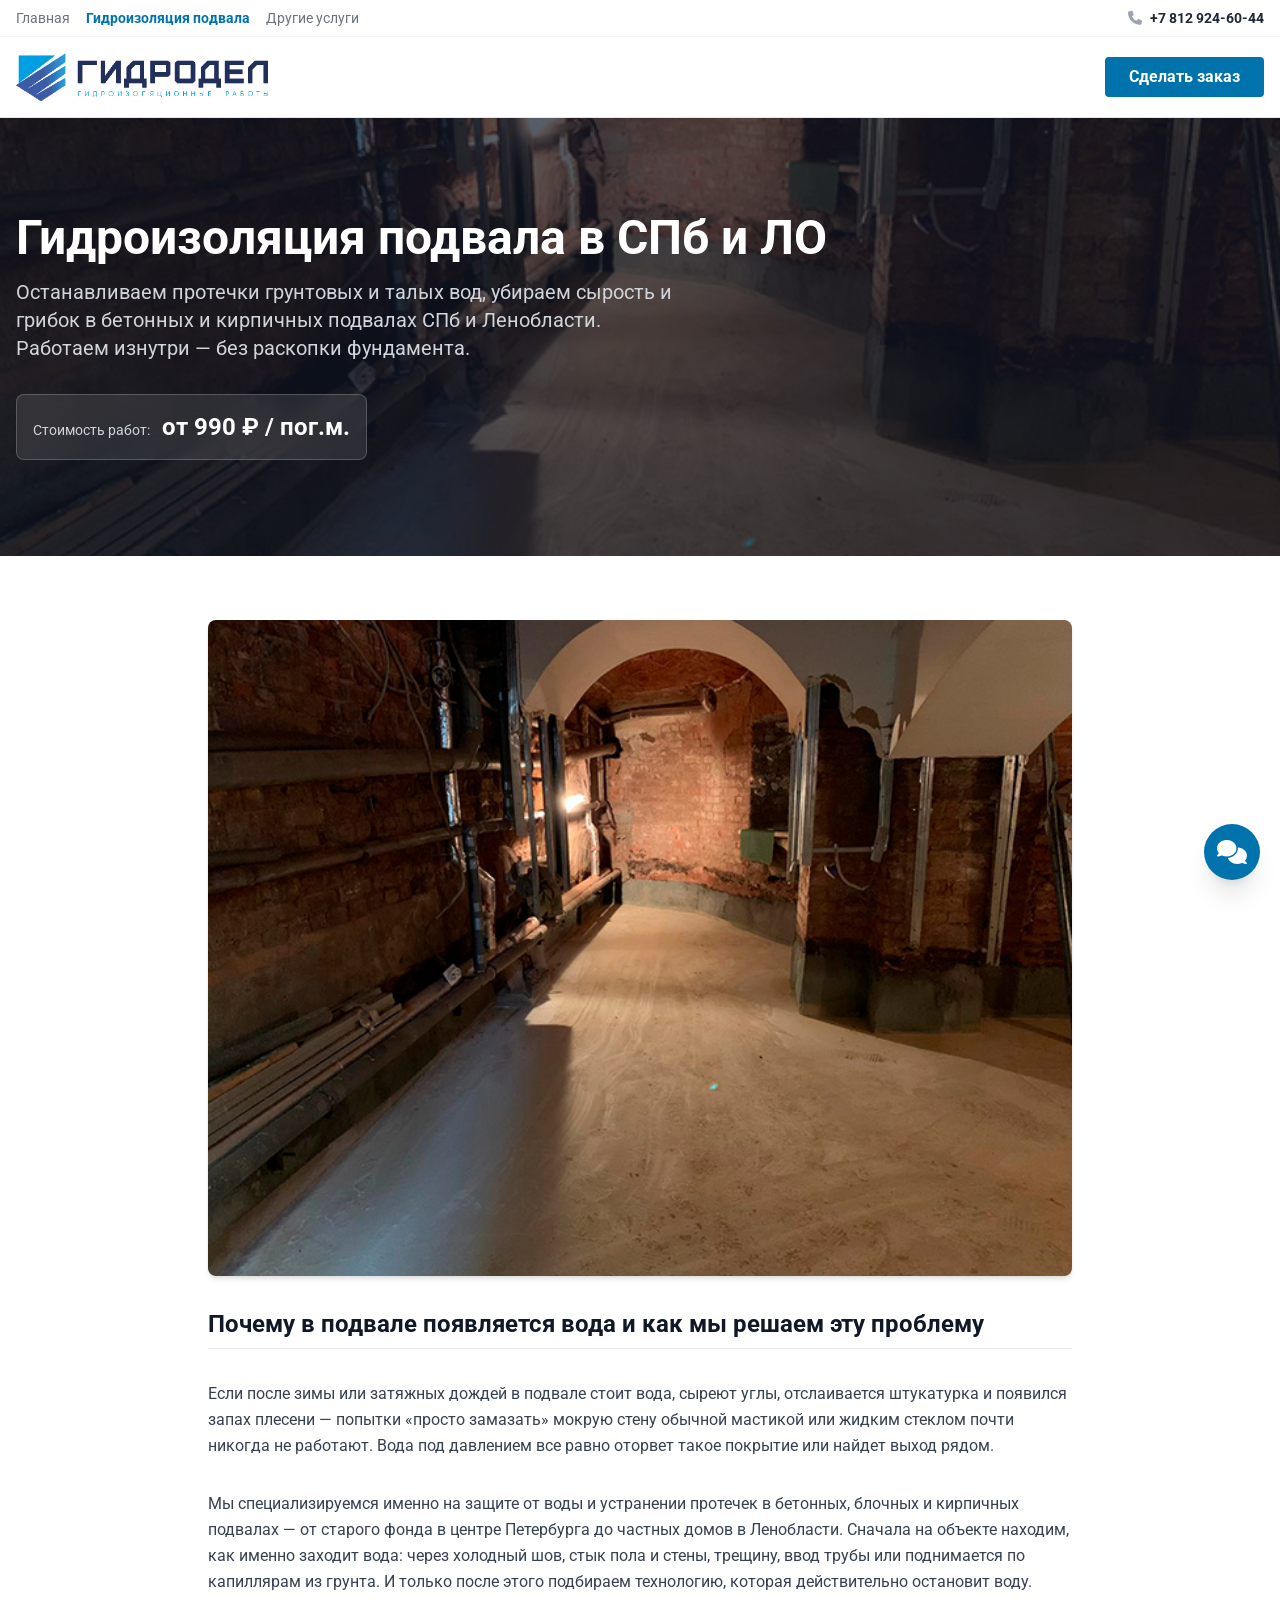
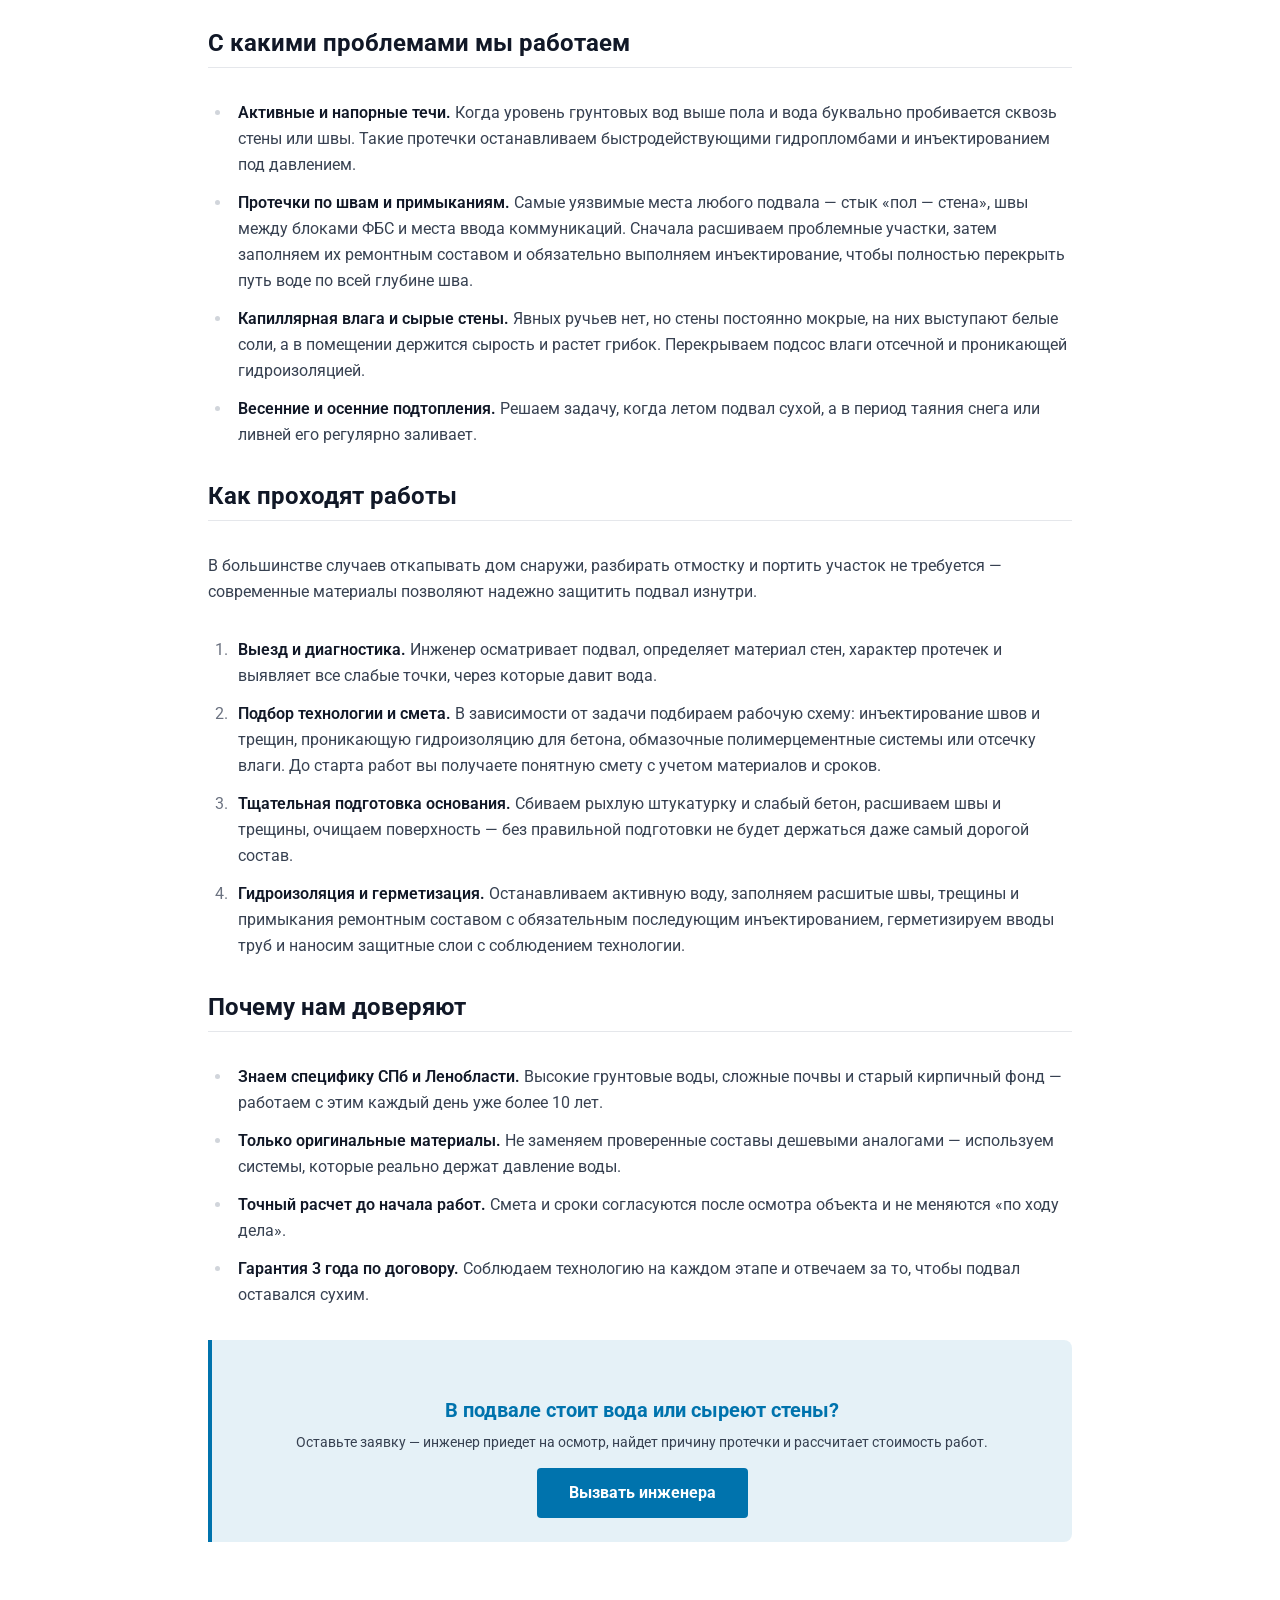
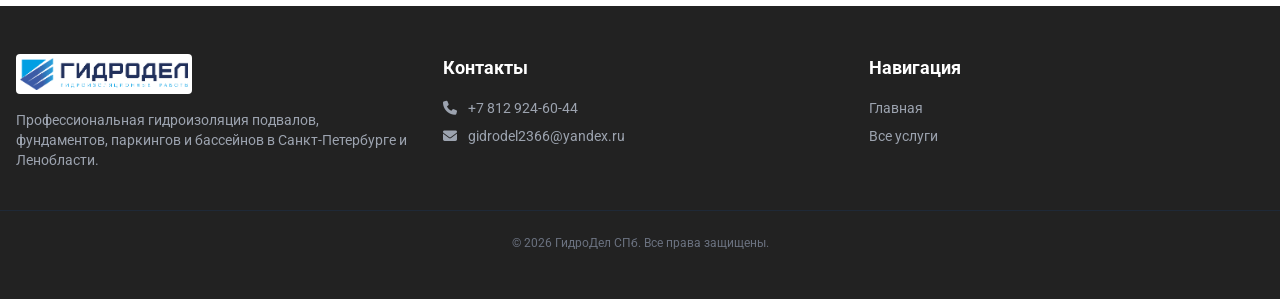
<file: podval.html>
<!DOCTYPE html>
<html lang="ru" class="scroll-smooth">
<head>
<meta charset="UTF-8">
<meta name="viewport" content="width=device-width, initial-scale=1.0">
<title>Гидроизоляция подвала в СПб и ЛО — цена от 990 ₽/пог.м | ГидроДел</title>
<meta name="description" content="Гидроизоляция бетонных и кирпичных подвалов в Санкт-Петербурге и Ленинградской области: устраняем протечки грунтовых и талых вод, сырость и грибок изнутри. Гарантия 3 года. Выезд инженера. От 990 ₽/пог.м.">
<link rel="canonical" href="https://gidrodel.ru/podval.html">
<meta property="og:type" content="website">
<meta property="og:locale" content="ru_RU">
<meta property="og:site_name" content="ГидроДел">
<meta property="og:title" content="Гидроизоляция подвала в СПб и ЛО — цена от 990 ₽/пог.м | ГидроДел">
<meta property="og:description" content="Устраняем протечки грунтовых и талых вод, сырость и грибок в подвалах изнутри. Гарантия 3 года. Выезд инженера.">
<meta property="og:url" content="https://gidrodel.ru/podval.html">
<meta property="og:image" content="https://gidrodel.ru/img/podval.jpg">
<link rel="icon" type="image/png" href="img/imglogo.png">
<link rel="preconnect" href="https://fonts.googleapis.com">
<link rel="preconnect" href="https://fonts.gstatic.com" crossorigin>
<link href="https://fonts.googleapis.com/css2?family=Roboto:wght@300;400;500;700&display=swap" rel="stylesheet" media="print" onload="this.media='all'">
<link rel="stylesheet" href="https://cdnjs.cloudflare.com/ajax/libs/font-awesome/6.4.0/css/all.min.css" media="print" onload="this.media='all'">
<noscript><link href="https://fonts.googleapis.com/css2?family=Roboto:wght@300;400;500;700&display=swap" rel="stylesheet"><link rel="stylesheet" href="https://cdnjs.cloudflare.com/ajax/libs/font-awesome/6.4.0/css/all.min.css"></noscript>
<link rel="stylesheet" href="tailwind.min.css">
<link rel="stylesheet" href="style.css">
</head>
<body class="font-sans text-gray-800 bg-white">
<!-- ШАПКА -->
<header class="bg-white border-b border-gray-200 hidden md:block">
<div class="max-w-7xl mx-auto px-4 py-2 flex justify-between items-center text-sm border-b border-gray-100">
<nav class="flex gap-4 text-gray-500">
<a href="./" class="hover:text-brand-blue">Главная</a>
<a href="podval.html" class="text-brand-blue font-bold">Гидроизоляция подвала</a>
<a href="./#s3" class="hover:text-brand-blue">Другие услуги</a>
</nav>
<div class="flex gap-6">
<a href="tel:+78129246044" class="font-bold hover:text-brand-blue"><i class="fa-solid fa-phone text-gray-400 mr-2"></i>+7 812 924-60-44</a>
</div>
</div>
<div class="max-w-7xl mx-auto px-4 py-4 flex justify-between items-center">
<a href="./"><img src="img/imglogo.png" alt="ГидроДел" width="825" height="157" class="h-12 w-auto"></a>
<button type="button" onclick="openOrderModal()" class="bg-brand-blue hover:bg-blue-700 text-white font-bold py-2 px-6 rounded transition-colors">Сделать заказ</button>
</div>
</header>
<!-- Мобильная шапка -->
<header class="bg-white p-4 flex justify-between items-center md:hidden border-b border-gray-200 sticky top-0 z-50">
<a href="./" aria-label="Вернуться на главную" class="text-2xl text-brand-blue"><i class="fa-solid fa-arrow-left"></i></a>
<img src="img/imglogo.png" alt="ГидроДел" width="825" height="157" class="h-8 w-auto">
<a href="tel:+78129246044" aria-label="Позвонить +7 812 924-60-44" class="text-brand-blue text-xl"><i class="fa-solid fa-phone"></i></a>
</header>
<!-- ЗАГОЛОВОК СТРАНИЦЫ -->
<section class="bg-gray-900 text-white py-16 md:py-24 relative overflow-hidden">
<img src="img/podval.jpg" alt="Гидроизоляция подвала изнутри" fetchpriority="high" width="659" height="500" class="absolute inset-0 w-full h-full object-cover opacity-30">
<div class="relative z-10 max-w-7xl mx-auto px-4">
<h1 class="text-3xl md:text-5xl font-bold mb-4">Гидроизоляция подвала в СПб и ЛО</h1>
<p class="text-lg md:text-xl text-gray-300 max-w-2xl">Останавливаем протечки грунтовых и талых вод, убираем сырость и грибок в бетонных и кирпичных подвалах СПб и Ленобласти. Работаем изнутри — без раскопки фундамента.</p>
<div class="mt-8 bg-white/10 backdrop-blur-md border border-white/20 p-4 inline-block rounded-lg">
<span class="text-sm text-gray-300">Стоимость работ:</span>
<span class="text-2xl font-bold ml-2">от 990 ₽ / пог.м.</span>
</div>
</div>
</section>
<!-- КОНТЕНТ -->
<section class="py-16">
<div class="max-w-4xl mx-auto px-4">
<div class="prose max-w-none text-gray-700 leading-relaxed space-y-8">
<img src="img/podval.jpg" alt="Гидроизоляция подвала" width="659" height="500" loading="lazy" class="w-full rounded-lg shadow-md mb-8">
<h2 class="text-2xl font-bold text-gray-900 border-b pb-2">Почему в подвале появляется вода и как мы решаем эту проблему</h2>
<p>Если после зимы или затяжных дождей в подвале стоит вода, сыреют углы, отслаивается штукатурка и появился запах плесени — попытки «просто замазать» мокрую стену обычной мастикой или жидким стеклом почти никогда не работают. Вода под давлением все равно оторвет такое покрытие или найдет выход рядом.</p>
<p>Мы специализируемся именно на защите от воды и устранении протечек в бетонных, блочных и кирпичных подвалах — от старого фонда в центре Петербурга до частных домов в Ленобласти. Сначала на объекте находим, как именно заходит вода: через холодный шов, стык пола и стены, трещину, ввод трубы или поднимается по капиллярам из грунта. И только после этого подбираем технологию, которая действительно остановит воду.</p>
<h2 class="text-2xl font-bold text-gray-900 border-b pb-2 mt-12">С какими проблемами мы работаем</h2>
<ul class="list-disc pl-6 space-y-3">
<li><strong>Активные и напорные течи.</strong> Когда уровень грунтовых вод выше пола и вода буквально пробивается сквозь стены или швы. Такие протечки останавливаем быстродействующими гидропломбами и инъектированием под давлением.</li>
<li><strong>Протечки по швам и примыканиям.</strong> Самые уязвимые места любого подвала — стык «пол — стена», швы между блоками ФБС и места ввода коммуникаций. Сначала расшиваем проблемные участки, затем заполняем их ремонтным составом и обязательно выполняем инъектирование, чтобы полностью перекрыть путь воде по всей глубине шва.</li>
<li><strong>Капиллярная влага и сырые стены.</strong> Явных ручьев нет, но стены постоянно мокрые, на них выступают белые соли, а в помещении держится сырость и растет грибок. Перекрываем подсос влаги отсечной и проникающей гидроизоляцией.</li>
<li><strong>Весенние и осенние подтопления.</strong> Решаем задачу, когда летом подвал сухой, а в период таяния снега или ливней его регулярно заливает.</li>
</ul>
<h2 class="text-2xl font-bold text-gray-900 border-b pb-2 mt-12">Как проходят работы</h2>
<p>В большинстве случаев откапывать дом снаружи, разбирать отмостку и портить участок не требуется — современные материалы позволяют надежно защитить подвал изнутри.</p>
<ol class="list-decimal pl-6 space-y-3">
<li><strong>Выезд и диагностика.</strong> Инженер осматривает подвал, определяет материал стен, характер протечек и выявляет все слабые точки, через которые давит вода.</li>
<li><strong>Подбор технологии и смета.</strong> В зависимости от задачи подбираем рабочую схему: инъектирование швов и трещин, проникающую гидроизоляцию для бетона, обмазочные полимерцементные системы или отсечку влаги. До старта работ вы получаете понятную смету с учетом материалов и сроков.</li>
<li><strong>Тщательная подготовка основания.</strong> Сбиваем рыхлую штукатурку и слабый бетон, расшиваем швы и трещины, очищаем поверхность — без правильной подготовки не будет держаться даже самый дорогой состав.</li>
<li><strong>Гидроизоляция и герметизация.</strong> Останавливаем активную воду, заполняем расшитые швы, трещины и примыкания ремонтным составом с обязательным последующим инъектированием, герметизируем вводы труб и наносим защитные слои с соблюдением технологии.</li>
</ol>
<h2 class="text-2xl font-bold text-gray-900 border-b pb-2 mt-12">Почему нам доверяют</h2>
<ul class="list-disc pl-6 space-y-3">
<li><strong>Знаем специфику СПб и Ленобласти.</strong> Высокие грунтовые воды, сложные почвы и старый кирпичный фонд — работаем с этим каждый день уже более 10 лет.</li>
<li><strong>Только оригинальные материалы.</strong> Не заменяем проверенные составы дешевыми аналогами — используем системы, которые реально держат давление воды.</li>
<li><strong>Точный расчет до начала работ.</strong> Смета и сроки согласуются после осмотра объекта и не меняются «по ходу дела».</li>
<li><strong>Гарантия 3 года по договору.</strong> Соблюдаем технологию на каждом этапе и отвечаем за то, чтобы подвал оставался сухим.</li>
</ul>
<div class="bg-brand-blue/10 border-l-4 border-brand-blue p-6 rounded-r-lg mt-12 text-center">
<h3 class="font-bold text-brand-blue text-xl mb-2">В подвале стоит вода или сыреют стены?</h3>
<p class="text-sm mb-4">Оставьте заявку — инженер приедет на осмотр, найдет причину протечки и рассчитает стоимость работ.</p>
<button type="button" onclick="openOrderModal()" class="inline-block bg-brand-blue text-white font-bold py-3 px-8 rounded hover:bg-blue-700 transition-colors">Вызвать инженера</button>
</div>
</div>
</div>
</section>
<!-- ПОДВАЛ -->
<footer class="bg-brand-dark text-white py-12">
<div class="max-w-7xl mx-auto px-4 grid grid-cols-1 md:grid-cols-3 gap-8">
<div>
<img src="img/imglogo.png" alt="ГидроДел" width="825" height="157" loading="lazy" class="h-10 w-auto bg-white p-1 rounded mb-4">
<p class="text-gray-400 text-sm">Профессиональная гидроизоляция подвалов, фундаментов, паркингов и бассейнов в Санкт-Петербурге и Ленобласти.</p>
</div>
<div>
<h4 class="font-bold text-lg mb-4">Контакты</h4>
<p class="text-gray-400 text-sm mb-2"><i class="fa-solid fa-phone mr-2"></i> <a href="tel:+78129246044" class="hover:text-white">+7 812 924-60-44</a></p>
<p class="text-gray-400 text-sm"><i class="fa-solid fa-envelope mr-2"></i> <a href="mailto:gidrodel2366@yandex.ru" class="hover:text-white">gidrodel2366@yandex.ru</a></p>
</div>
<div>
<h4 class="font-bold text-lg mb-4">Навигация</h4>
<ul class="text-gray-400 text-sm space-y-2">
<li><a href="./" class="hover:text-white">Главная</a></li>
<li><a href="./#s3" class="hover:text-white">Все услуги</a></li>
</ul>
</div>
</div>
<div class="text-center text-gray-500 text-xs mt-10 border-t border-gray-800 pt-6">
© 2026 ГидроДел СПб. Все права защищены.
</div>
</footer>
<!-- КОМПАКТНОЕ ОКНО ЗАЯВКИ -->
<div id="order-modal" class="fixed inset-0 z-50 hidden items-center justify-center bg-black/75 backdrop-blur-sm p-4" onclick="if(event.target === this) closeOrderModal()">
<div class="bg-white rounded-xl max-w-md w-full p-6 md:p-8 shadow-2xl relative">
<button type="button" onclick="closeOrderModal()" aria-label="Закрыть окно" class="absolute top-4 right-4 text-gray-500 hover:text-gray-800 text-2xl leading-none p-1">
<i class="fa-solid fa-xmark"></i>
</button>
<h3 class="text-2xl font-bold mb-1 text-gray-900">Вызвать инженера на осмотр</h3>
<p class="text-sm text-gray-600 mb-5">Услуга: Гидроизоляция подвала</p>
<form action="send.php" method="POST" class="space-y-4">
<input type="text" name="website" style="display:none" tabindex="-1" autocomplete="off">
<input type="text" name="work_type" value="Гидроизоляция подвала" placeholder="Вид работ" class="w-full border-b-2 border-gray-300 bg-transparent p-2 text-sm focus:outline-none focus:border-brand-blue">
<input type="text" name="name" placeholder="Ваше имя" class="w-full border-b-2 border-gray-300 bg-transparent p-2 text-sm focus:outline-none focus:border-brand-blue">
<input type="tel" name="phone" placeholder="Телефон *" required class="w-full border-b-2 border-gray-300 bg-transparent p-2 text-sm focus:outline-none focus:border-brand-blue">
<input type="text" name="details" placeholder="Коротко о проблеме (по желанию)" class="w-full border-b-2 border-gray-300 bg-transparent p-2 text-sm focus:outline-none focus:border-brand-blue">
<p class="text-xs text-gray-600">* Поля, обязательные для заполнения</p>
<label class="flex items-start gap-2 text-xs text-gray-600 cursor-pointer pt-1">
<input type="checkbox" required checked class="mt-0.5 accent-brand-blue">
<span>Нажимая кнопку, вы даете согласие на обработку персональных данных</span>
</label>
<button type="submit" class="bg-brand-blue hover:bg-blue-700 text-white font-bold py-3 px-6 rounded w-full transition-colors">Отправить заявку</button>
</form>
</div>
</div>
<script>
function openOrderModal() {
const m = document.getElementById('order-modal');
m.classList.remove('hidden');
m.classList.add('flex');
document.body.style.overflow = 'hidden';
}
function closeOrderModal() {
const m = document.getElementById('order-modal');
m.classList.add('hidden');
m.classList.remove('flex');
document.body.style.overflow = '';
}
document.addEventListener('keydown', function(e) {
if (e.key === 'Escape') closeOrderModal();
});
</script>
<!-- ПЛАВАЮЩАЯ КНОПКА СВЯЗИ -->
<div id="contact-fab" class="fixed bottom-5 right-5 z-40 flex flex-col items-end gap-2.5">
<div id="fab-max-toast" class="hidden bg-gray-900 text-white text-xs px-3 py-2 rounded-lg shadow-lg max-w-[240px] text-right">
Для чата в MAX найдите номер:<br><strong class="text-sky-200">+7 911 924-60-44</strong> <span id="fab-max-copied"></span>
</div>
<div id="fab-menu" class="hidden flex-col items-end gap-2.5">
<!-- Если получите персональную ссылку вида https://max.ru/u/..., замените button обратно на <a href="..."> -->
<button type="button" onclick="handleMaxClick(event)" aria-label="Написать в MAX по номеру +7 911 924-60-44" title="MAX: +7 911 924-60-44" class="flex items-center gap-2.5 bg-white text-gray-800 border border-gray-200 pl-3.5 pr-1.5 py-1.5 rounded-full shadow-lg hover:shadow-xl transition-all">
<span class="text-xs font-semibold">MAX</span>
<span class="w-10 h-10 rounded-full bg-indigo-600 text-white flex items-center justify-center font-bold text-xs">MAX</span>
</button>
<a href="https://t.me/+79643421207" target="_blank" rel="noopener noreferrer" aria-label="Написать в Telegram +7 964 342-12-07" class="flex items-center gap-2.5 bg-white text-gray-800 border border-gray-200 pl-3.5 pr-1.5 py-1.5 rounded-full shadow-lg hover:shadow-xl transition-all">
<span class="text-xs font-semibold">Telegram</span>
<span class="w-10 h-10 rounded-full bg-sky-500 text-white flex items-center justify-center text-lg"><i class="fa-brands fa-telegram"></i></span>
</a>
<a href="tel:+78129246044" aria-label="Позвонить +7 812 924-60-44" class="flex items-center gap-2.5 bg-white text-gray-800 border border-gray-200 pl-3.5 pr-1.5 py-1.5 rounded-full shadow-lg hover:shadow-xl transition-all">
<span class="text-xs font-semibold">Позвонить</span>
<span class="w-10 h-10 rounded-full bg-emerald-600 text-white flex items-center justify-center text-base"><i class="fa-solid fa-phone"></i></span>
</a>
</div>
<button id="fab-toggle" type="button" onclick="toggleContactFab()" aria-label="Связаться с нами" aria-expanded="false" class="w-14 h-14 rounded-full bg-brand-blue hover:bg-blue-700 text-white shadow-xl flex items-center justify-center text-2xl transition-transform hover:scale-105">
<i id="fab-icon-open" class="fa-solid fa-comments"></i>
<i id="fab-icon-close" class="fa-solid fa-xmark hidden"></i>
</button>
</div>
<script>
let maxToastTimer = null;
function handleMaxClick(e) {
e.preventDefault();
const toast = document.getElementById('fab-max-toast');
const copied = document.getElementById('fab-max-copied');
if (navigator.clipboard && navigator.clipboard.writeText) {
navigator.clipboard.writeText('+79119246044').then(() => {
copied.textContent = '(скопирован)';
}).catch(() => { copied.textContent = ''; });
}
toast.classList.remove('hidden');
clearTimeout(maxToastTimer);
maxToastTimer = setTimeout(() => toast.classList.add('hidden'), 4500);
}
function toggleContactFab(forceClose) {
const menu = document.getElementById('fab-menu');
const btn = document.getElementById('fab-toggle');
const iconOpen = document.getElementById('fab-icon-open');
const iconClose = document.getElementById('fab-icon-close');
const isOpen = menu.classList.contains('flex');
const shouldOpen = forceClose ? false : !isOpen;
menu.classList.toggle('hidden', !shouldOpen);
menu.classList.toggle('flex', shouldOpen);
iconOpen.classList.toggle('hidden', shouldOpen);
iconClose.classList.toggle('hidden', !shouldOpen);
btn.setAttribute('aria-expanded', shouldOpen ? 'true' : 'false');
if (!shouldOpen) {
const toast = document.getElementById('fab-max-toast');
if (toast) toast.classList.add('hidden');
}
}
document.addEventListener('click', function(e) {
const fab = document.getElementById('contact-fab');
if (fab && !fab.contains(e.target)) toggleContactFab(true);
});
document.addEventListener('keydown', function(e) {
if (e.key === 'Escape') toggleContactFab(true);
});
</script>
</body>
</html>
</file>
<file: style.css>
body {
    -webkit-font-smoothing: antialiased;
    -moz-osx-font-smoothing: grayscale;
}

html {
    scroll-behavior: smooth;
}

/* Базовая раскладка слайдера до загрузки Swiper CSS */
.swiper {
    overflow: hidden;
    position: relative;
}
.swiper-wrapper {
    display: flex;
    width: 100%;
    height: 100%;
}
.swiper-slide {
    flex-shrink: 0;
    width: 100%;
    height: 100%;
}

/* Стили для стрелок слайдера */
.swiper-button-next, .swiper-button-prev {
    color: white !important;
    background-color: rgba(0, 0, 0, 0.4);
    width: 40px !important; 
    height: 40px !important;
    border-radius: 50%;
    backdrop-filter: blur(4px);
    transition: background-color 0.3s;
    
    /* Опускаем стрелки вниз на уровень точек */
    top: auto !important;
    bottom: 12px !important;
    margin-top: 0 !important;
}

/* Размер самой иконки стрелки внутри круга */
.swiper-button-next:after, .swiper-button-prev:after {
    font-size: 16px !important;
    font-weight: bold;
}

/* Ставим левую стрелку слева от точек */
.swiper-button-prev {
    left: auto !important;
    right: calc(50% + 45px) !important;
}

/* Ставим правую стрелку справа от точек */
.swiper-button-next {
    right: auto !important;
    left: calc(50% + 45px) !important;
}

/* При наведении мышки делаем фон темнее */
.swiper-button-next:hover, .swiper-button-prev:hover {
    background-color: rgba(0, 0, 0, 0.8);
}

/* Скрываем стрелки на мобильных телефонах, чтобы не мешали */
@media (max-width: 768px) {
    .swiper-button-next, .swiper-button-prev {
        display: none !important;
    }
}
</file>
